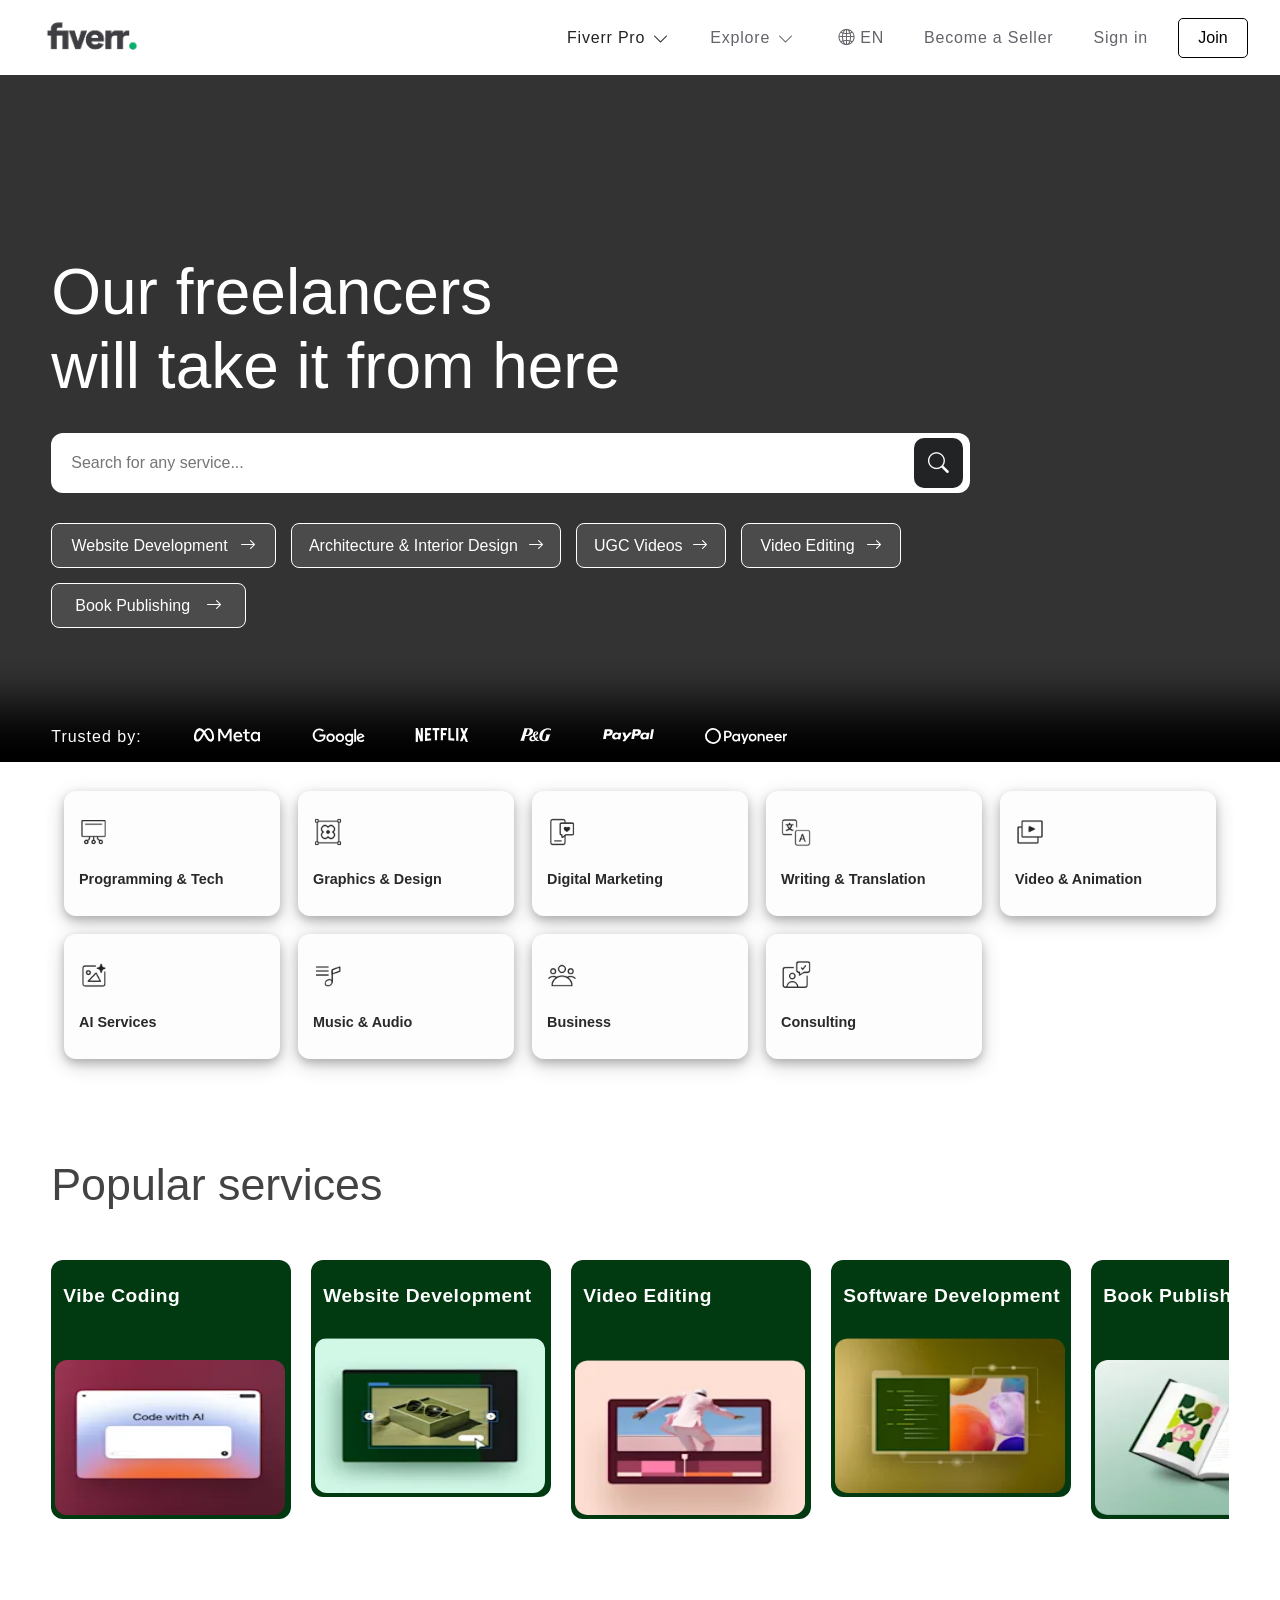
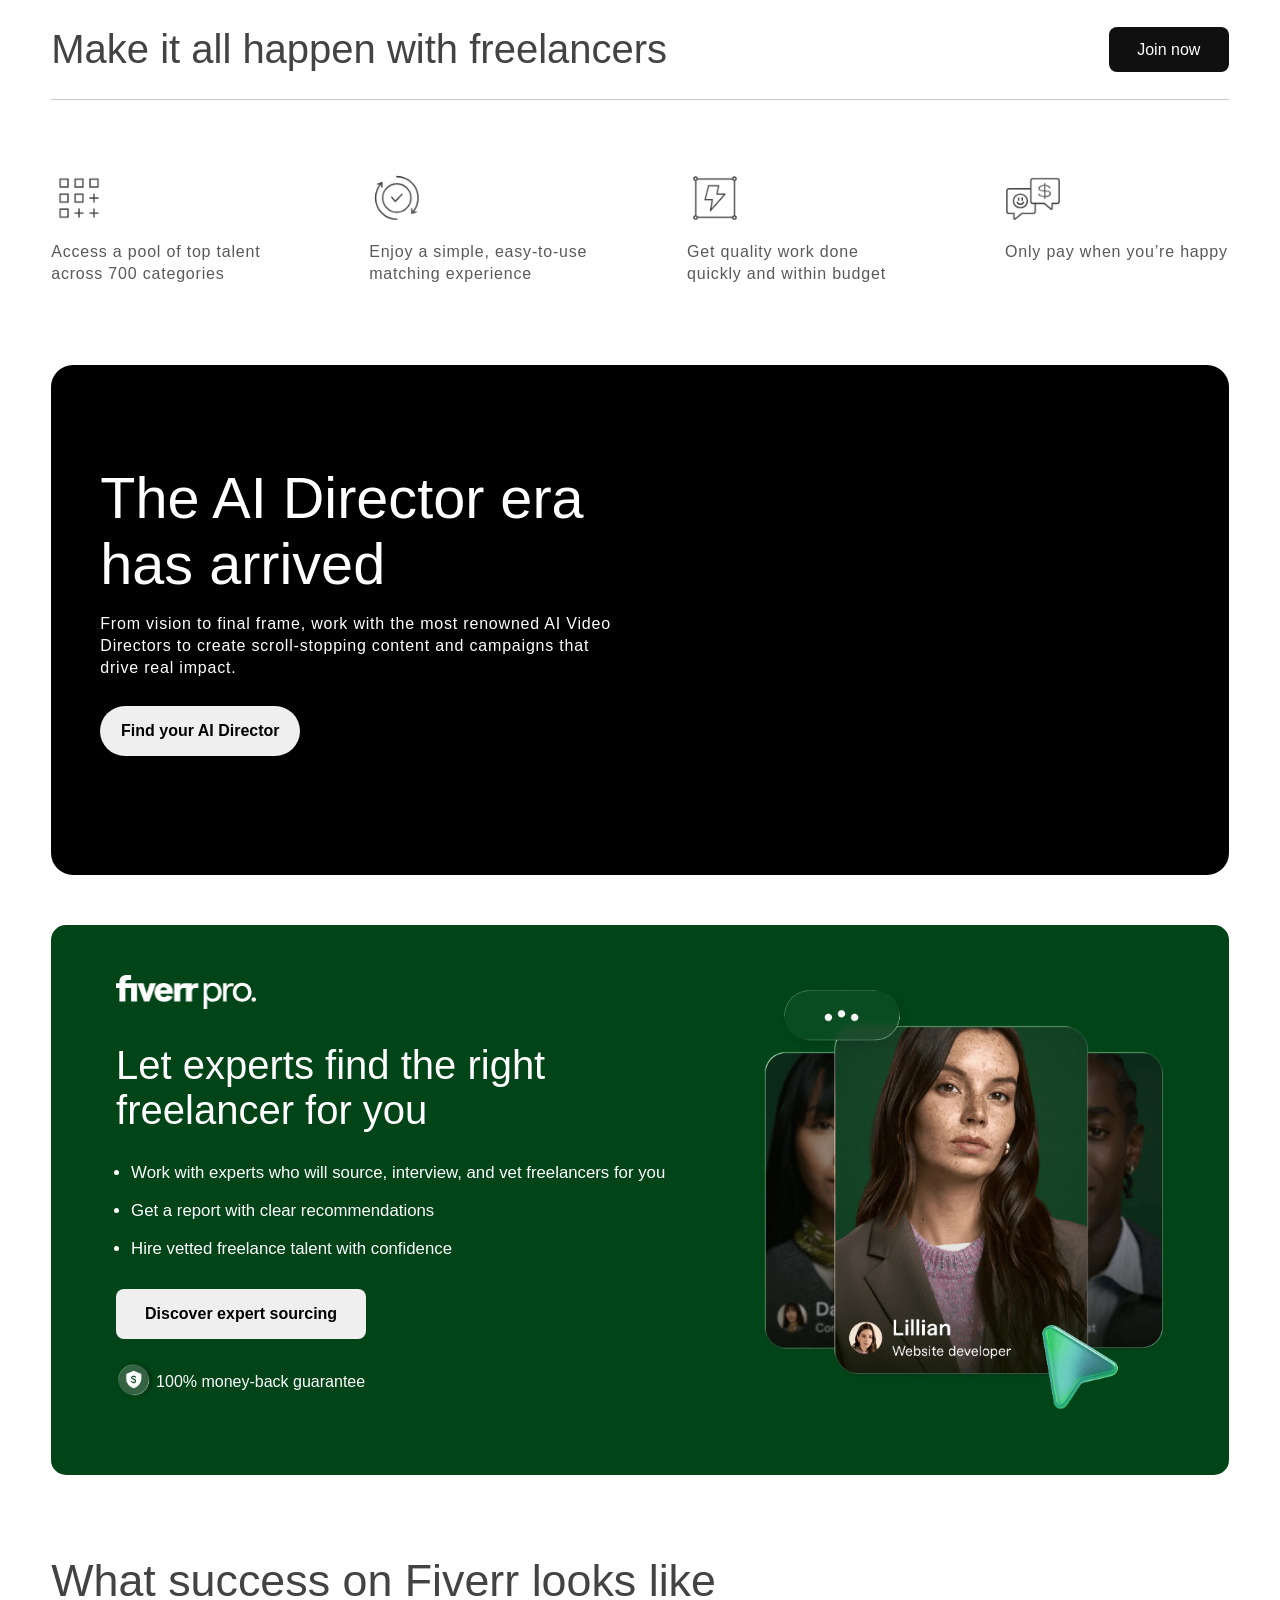
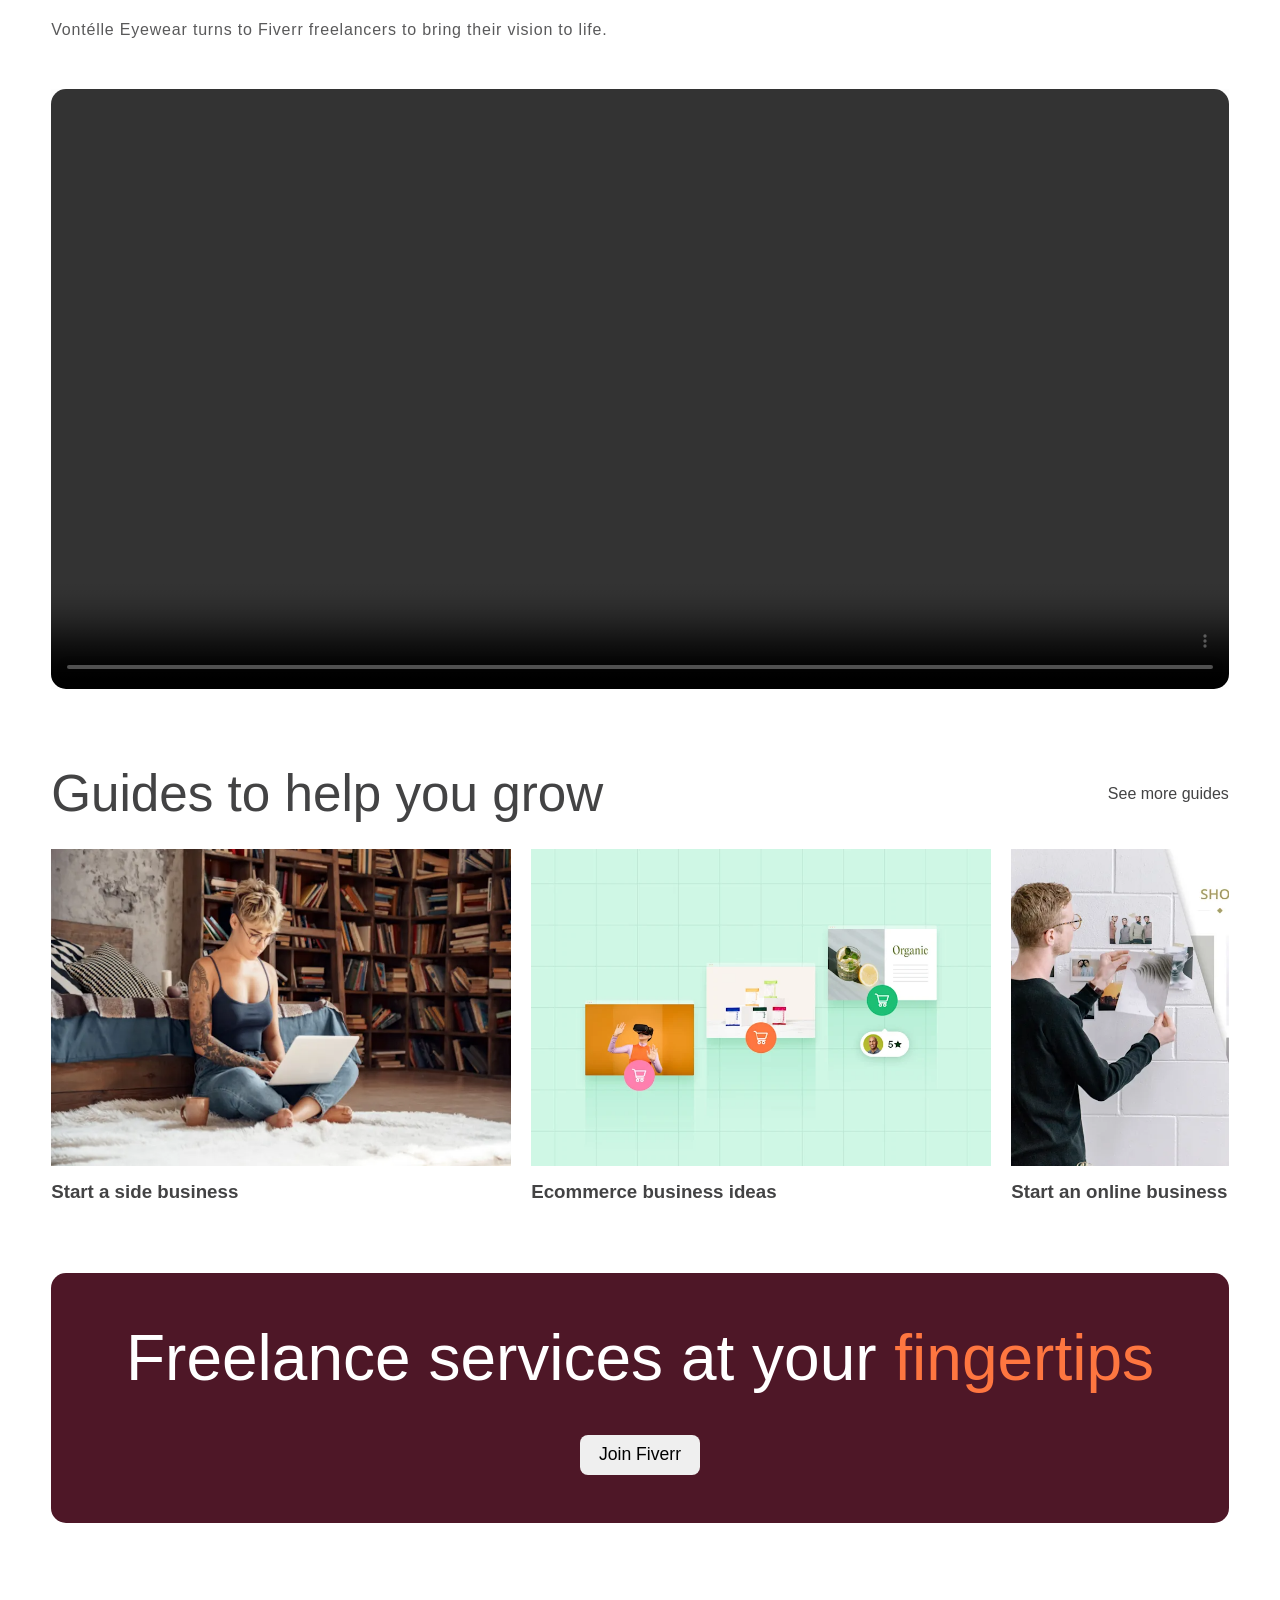
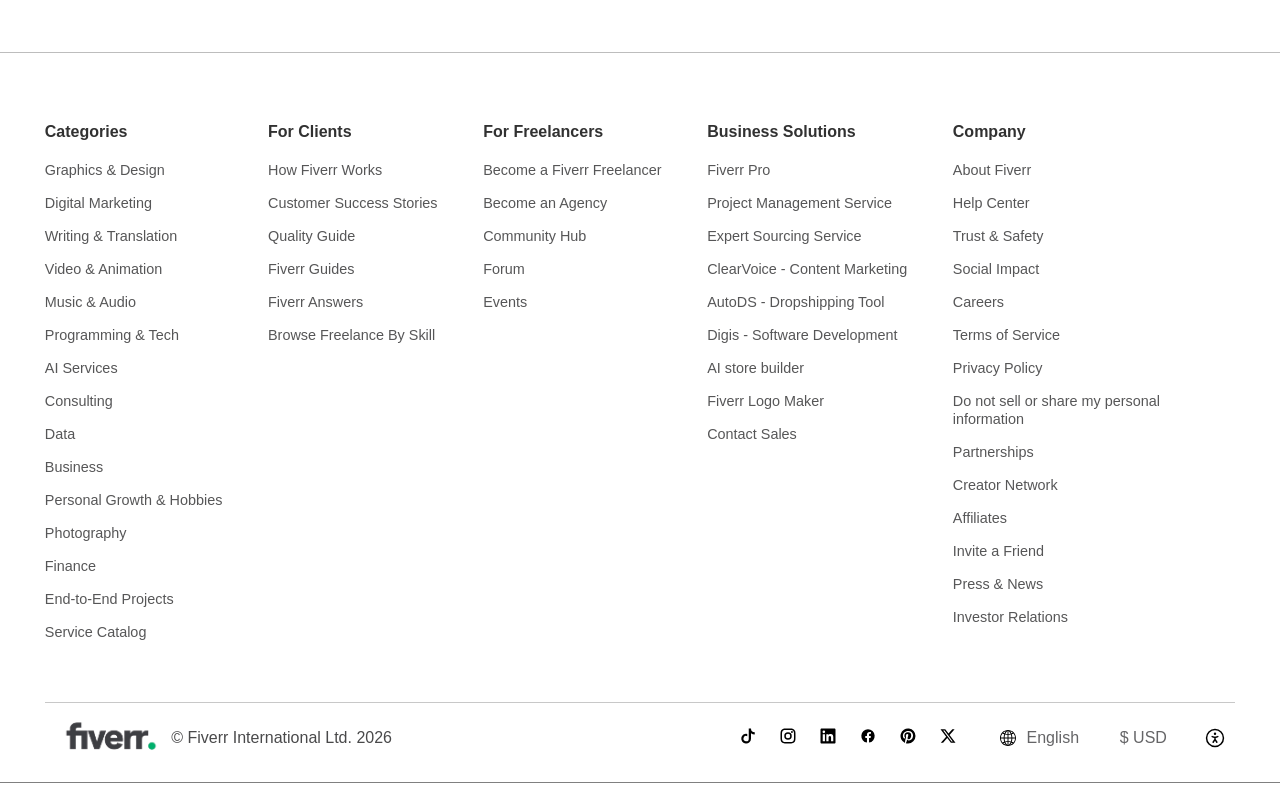
<file: index.html>
<!DOCTYPE html>
<html lang="en">

<head>
    <link rel="stylesheet" href="./CSS/css.css">
    <meta charset="UTF-8">
    <meta name="viewport" content="width=device-width, initial-scale=1.0">
    <title>Fiverr-Clone</title>
    <link rel="icon" type="image/svg+xml" href="../Multimedia/images/fiverr-tab-logo.png">
    <link rel="stylesheet" href="https://cdn.jsdelivr.net/npm/bootstrap-icons@1.13.1/font/bootstrap-icons.min.css">
</head>

<body>
    <header>
        <nav>
            <div class="icon-wrap">
                <div class="icon">
                    <i class="bi bi-list"></i>
                </div>

                <div>
                    <a href="./index.html">
                        <img src="./Multimedia/images/download.png" alt="">
                    </a>
                </div>
            </div>


            <div>
                <ul>
                    <!-- FIRST DROP -->

                    <div class="pro">
                        <li><a href="#">Fiverr Pro <i class="bi bi-chevron-down"></i></a></li>


                        <div class="fiverr-drops-wrap">
                            <div class="fiverr-drops">
                                <div class="d1"><a href="#" target="_blank">
                                        <div>
                                            <img src="./Multimedia/images/drop-itemimg2.png" alt="">
                                        </div>

                                        <div class="cont">
                                            <h5>I'm looking to hire</h5>

                                            <p>My team needs vetted freelance talent and a premium business solution.
                                            </p>
                                        </div>
                                </div></a>


                                <div class="d2"><a href="#">
                                        <div>
                                            <img src="./Multimedia/images/dropitemimg1.png" alt="">
                                        </div>

                                        <div class="cont">
                                            <h5>I want to offer Pro services</h5>

                                            <p>I'd like to work on business projects as a pro freelancer or agency.</p>
                                        </div>
                                </div></a>
                            </div>
                        </div>
                    </div>

                    <!-- SECOND DROP -->

                    <div class="explore">
                        <li><a href="#" style="color: #62646a;">Explore <i class="bi bi-chevron-down"></i></a></li>

                        <div class="explore-drops-wrap">
                            <div class="explore-drops">
                                <div><a href="#">
                                        <h4>Answers</h4>
                                        <p>Powered by AI, answered by Fiverr freelancers</p>
                                </div></a>

                                <div><a href="#">
                                        <h4>Community</h4>
                                        <p>Connect with Fiverr's team and community</p>
                                </div></a>

                                <div><a href="#">
                                        <h4>Guides</h4>
                                        <p>In-depth guides covering business topics</p>
                                </div></a>

                                <div><a href="#">
                                        <h4>Blog</h4>
                                        <p>News, information and community stories</p>
                                </div></a>

                                <div><a href="#">
                                        <h4>Logo Maker</h4>
                                        <p>Create your logo instantly</p>
                                </div></a>
                            </div>
                        </div>
                    </div>


                    <li class="en"><a href="#"><i class="bi bi-globe2" style="position: relative; top: 0;"></i> EN</a>
                    </li>
                    <li class="be"><a href="#">Become a Seller</a></li>
                    <li class="sign"><a href="#">Sign in</a></li>

                    <button>
                        Join
                    </button>
                </ul>
            </div>
        </nav>
    </header>

    <section class="sec-1">
        <div class="vid-bg">
            <video controls autoplay muted loop>
                <source
                    src="https://fiverr-res.cloudinary.com/video/upload/f_auto:video,q_auto:best/v1/video-attachments/generic_asset/asset/18ad23debdc5ce914d67939eceb5fc27-1738830703211/Desktop%20Header%20new%20version">
            </video>
        </div>

        <div class="sec-content">
            <div>
                <h1>
                    Our freelancers <br>
                    will take it from here
                </h1>
            </div>

            <div>
                <input type="search" placeholder="Search for any service...">

                <div class="search">
                    <i class="bi bi-search"></i>
                </div>
            </div>

            <div class="sec-content2">
                <div class="web">
                    Website Development <i class="bi bi-arrow-right"></i>
                </div>

                <div class="arc">
                    Architecture & Interior Design <i class="bi bi-arrow-right"></i>
                </div>

                <div class="ugc">
                    UGC Videos <i class="bi bi-arrow-right"></i>
                </div>

                <div class="vid">
                    Video Editing <i class="bi bi-arrow-right"></i>
                </div>

                <div class="book">
                    Book Publishing <i class="bi bi-arrow-right"></i>
                </div>
            </div>


            <div class="sec-cont">
                <div>
                    <p>
                        Trusted by:
                    </p>
                </div>

                <div>
                    <img src="./Multimedia/images/metalogo.png" alt="">
                </div>

                <div>
                    <img src="./Multimedia/images/googlelogo.png" alt="">
                </div>

                <div>
                    <img src="./Multimedia/images/netflixlogo.png" alt="">
                </div>

                <div>
                    <img src="./Multimedia/images/p&glogo.png" alt="">
                </div>

                <div>
                    <img src="./Multimedia/images/paypallogo.png" alt="">
                </div>

                <div>
                    <img src="./Multimedia/images/Opaylogo.png" alt="">
                </div>
            </div>


        </div>



        <div class="sec-blck">
            <div class="vid-bg2">

                <div class="sec-blck2">
                    <div class="h1-cont">
                        <h1>
                            Our freelancers <br>
                            will take it from here
                        </h1>
                    </div>

                    <div class="input-cont">
                        <input type="search" placeholder="Try ''building mobile app'' ">

                        <div class="search">
                            <i class="bi bi-search"></i>
                        </div>
                    </div>
                </div>
            </div>


        </div>
    </section>


    <!-- SMALL -- BOX -- GRID -- SECTION -->

    <section class="prog-grid-wrap">
        <div class="prog-grid">
            <div class="prog-content">
                <a href="#">
                    <div><img src="./Multimedia/images/prog-grid-img1.png" alt=""></div>

                    <div>
                        <h4>Programming & Tech</h4>
                    </div>
                </a>
            </div>


            <div class="prog-content">
                <a href="#">
                    <div><img src="./Multimedia/images/prog-grid-img2.png" alt=""></div>

                    <div>
                        <h4>Graphics & Design</h4>
                    </div>
                </a>
            </div>


            <div class="prog-content">
                <a href="#">
                    <div><img src="./Multimedia/images/prog-grid-img3.png" alt=""></div>

                    <div>
                        <h4>Digital Marketing</h4>
                    </div>
                </a>
            </div>


            <div class="prog-content">
                <a href="#">
                    <div><img src="./Multimedia/images/prog-grid-img4.png" alt=""></div>

                    <div>
                        <h4>Writing & Translation</h4>
                    </div>
                </a>
            </div>

            <div class="prog-content">
                <a href="#">
                    <div><img src="./Multimedia/images/prog-grid-img5.png" alt=""></div>

                    <div>
                        <h4>Video & Animation</h4>
                    </div>
                </a>
            </div>


            <div class="prog-content">
                <a href="#">
                    <div><img src="./Multimedia/images/prog-grid-img6.png" alt=""></div>

                    <div>
                        <h4>AI Services</h4>
                    </div>
                </a>
            </div>


            <div class="prog-content">
                <a href="#">
                    <div><img src="./Multimedia/images/prog-grid-img7.png" alt=""></div>

                    <div>
                        <h4>Music & Audio</h4>
                    </div>
                </a>
            </div>


            <div class="prog-content">
                <a href="#">
                    <div><img src="./Multimedia/images/prog-grid-img8.png" alt=""></div>

                    <div>
                        <h4>Business</h4>
                    </div>
                </a>
            </div>

            <div class="prog-content">
                <a href="#">
                    <div><img src="./Multimedia/images/prog-grid-img9.png" alt=""></div>

                    <div>
                        <h4>Consulting</h4>
                    </div>
                </a>
            </div>
        </div>
    </section>


    <!-- ===POPULAR SERVICE CATEGORIES=== -->

    <section class="popular-wrap">
        <div class="popular-content">
            <h1>Popular services</h1>

            <div class="popular-grid">
                <!-- ===GRID-ONE=== -->
                <div class="flex">
                    <a href="#">
                        <div class="h4">
                            <h4>Vibe Coding</h4>
                        </div>

                        <div>
                            <img src="./Multimedia/images/pop-cont-img1.png" alt="">
                        </div>
                    </a>
                </div>

                <!-- ===GRID-2=== -->
                <div class="flex">
                    <a href="#">
                        <div class="h4">
                            <h4>Website Development</h4>
                        </div>

                        <div class="flex-marg">
                            <img src="./Multimedia/images/pop-cont-img2.png" alt="" style="margin-top: -22px;">
                        </div>
                    </a>
                </div>

                <!-- ===GRID-3=== -->
                <div class="flex">
                    <a href="#">
                        <div class="h4">
                            <h4>Video Editing</h4>
                        </div>

                        <div>
                            <img src="./Multimedia/images/pop-cont-img3.png" alt="">
                        </div>
                    </a>
                </div>

                <!-- ===GRID-4=== -->
                <div class="flex">
                    <a href="#">
                        <div class="h4">
                            <h4>Software Development</h4>
                        </div>

                        <div class="flex-marg">
                            <img src="./Multimedia/images/pop-cont-img4.png" alt="" style="margin-top: -22px;">
                        </div>
                    </a>
                </div>

                <!-- ===GRID-5=== -->
                <div class="flex">
                    <a href="#">
                        <div class="h4">
                            <h4>Book Publishing</h4>
                        </div>

                        <div>
                            <img src="./Multimedia/images/pop-cont-img5.png" alt="">
                        </div>
                    </a>
                </div>

                <!-- ===GRID-6=== -->
                <div class="flex">
                    <a href="#">
                        <div class="h4">
                            <h4>Architectural & Interior Design</h4>
                        </div>

                        <div>
                            <img src="./Multimedia/images/pop-cont-img6.png" alt="" style="margin-top: -22px;">
                        </div>
                    </a>
                </div>


                <!-- ===GRID-7=== -->
                <div class="flex">
                    <a href="#">
                        <div class="h4">
                            <h4>Book Design</h4>
                        </div>

                        <div>
                            <img src="./Multimedia/images/pop-cont-img7.png" alt="">
                        </div>
                    </a>
                </div>


                <!-- ===GRID-8=== -->
                <div class="flex">
                    <a href="#">
                        <div class="h4">
                            <h4>UGC Videos</h4>
                        </div>

                        <div>
                            <img src="./Multimedia/images/pop-cont-img8.png" alt="">
                        </div>
                    </a>
                </div>


                <!-- ===GRID-9=== -->
                <div class="flex">
                    <a href="#">
                        <div class="h4">
                            <h4>Voice Over</h4>
                        </div>

                        <div>
                            <img src="./Multimedia/images/pop-cont-img9.png" alt="">
                        </div>
                    </a>
                </div>


                <!-- ===GRID-10=== -->
                <div class="flex">
                    <a href="#">
                        <div class="h4">
                            <h4>Social Media Marketing</h4>
                        </div>

                        <div class="flex-marg">
                            <img src="./Multimedia/images/pop-cont-img10.png" alt="" style="margin-top: -22px;">
                        </div>
                    </a>
                </div>


                <!-- ===GRID-11=== -->
                <div class="flex">
                    <a href="#">
                        <div class="h4">
                            <h4>AI Development</h4>
                        </div>

                        <div>
                            <img src="./Multimedia/images/pop-cont-img11.png" alt="">
                        </div>
                    </a>
                </div>


                <!-- ===GRID-12=== -->
                <div class="flex">
                    <a href="#">
                        <div class="h4">
                            <h4>Logo Design</h4>
                        </div>

                        <div>
                            <img src="./Multimedia/images/pop-cont-img12.png" alt="">
                        </div>
                    </a>
                </div>


                <!-- ===GRID-13=== -->
                <div class="flex">
                    <a href="#">
                        <div class="h4">
                            <h4>Website Design</h4>
                        </div>

                        <div>
                            <img src="./Multimedia/images/pop-cont-img13.png" alt="">
                        </div>
                    </a>
                </div>
            </div>
        </div>
    </section>



    <!-- ====MAKE IT ALL HAPPEN SECTION==== -->
    <section class="make-it-sec-wrap">
        <div class="make-it">
            <div>
                <h1>Make it all happen with freelancers</h1>
            </div>

            <button>Join now</button>
        </div>

        <div class="make-it-flex">
            <!-- ==== FLEX - 1 ==== -->
            <div class="sub-flex">
                <div><img src="./Multimedia/images/make-it-img1.png" alt="" style="border: none; box-shadow: none;">
                </div>

                <div>
                    <p>Access a pool of top talent across 700 categories</p>
                </div>
            </div>

            <!-- ==== FLEX - 2 ==== -->
            <div class="sub-flex">
                <div><img src="./Multimedia/images/make-it-img2.png" alt=""></div>

                <div>
                    <p>Enjoy a simple, easy-to-use matching experience</p>
                </div>
            </div>

            <!-- ==== FLEX - 3 ==== -->
            <div class="sub-flex">
                <div><img src="./Multimedia/images/make-it-img3.png" alt=""></div>

                <div>
                    <p>Get quality work done quickly and within budget</p>
                </div>
            </div>

            <!-- ==== FLEX - 4 ==== -->
            <div class="sub-flex">
                <div><img src="./Multimedia/images/make-it-img4.png" alt=""></div>

                <div>
                    <p>Only pay when you’re happy</p>
                </div>
            </div>
        </div>




        <!-- ====AI DIRECTOR SECTIION===== -->
        <div class="ai-director-wrap">
            <div class="ai-director-flex">
                <div class="ai-cont">
                    <h1>The AI Director era has arrived</h1>

                    <p>From vision to final frame, work with the most renowned AI Video Directors to create
                        scroll-stopping content and campaigns that drive real impact.</p>

                    <button>
                        Find your AI Director
                    </button>
                </div>

                <div class="ai-vid">
                    <video autoplay muted loop>
                        <source
                            src="https://fiverr-res.cloudinary.com/video/upload/t_fiverr_hd_nl/v1/video-attachments/generic_asset/asset/580d8d3ccf8b9e107ecc46047ff9eb5b-1774260652579/All%20Directors%20for%20banner%20Compressed2">
                    </video>
                </div>
            </div>
        </div>





        <!-- ===FIV PRO==== -->

        <div class="fiv-pro-wrap">
            <div class="fiv-pro-flex">
                <div class="fiv-cont">
                    <div><img src="./Multimedia/images/fiv-pro-logo.png" alt=""></div>

                    <div>
                        <h1>Let experts find the right freelancer for you</h1>
                    </div>

                    <ul>
                        <li>Work with experts who will source, interview, and vet freelancers for you</li>
                        <li>Get a report with clear recommendations</li>
                        <li>Hire vetted freelance talent with confidence</li>
                    </ul>

                    <button>
                        Discover expert sourcing
                    </button>

                    <div class="fiv-cont-last">
                        <div><img src="./Multimedia/images/fiv-pro-img2.png" alt=""></div>

                        <div>
                            <p>100% money-back guarantee</p>
                        </div>
                    </div>
                </div>

                <div>
                    <img src="./Multimedia/images/fiv-pro-img1.png" alt="">
                </div>
            </div>
        </div>
    </section>

    <!-- ==== SUCCESS STORIES SECTION ==== -->
    <section class="success-wrap">
        <div class="success-flex">
            <div class="suc-cont">
                <h1>What success on Fiverr looks like</h1>

                <p>Vontélle Eyewear turns to Fiverr freelancers to bring their vision to life.</p>
            </div>

            <div class="suc-vid">
                <video controls autoplay muted loop>
                    <source
                        src="https://fiverr-res.cloudinary.com/video/upload/t_fiverr_hd/v1/video-attachments/generic_asset/asset/4934b0c8f6441211d97f83585a7c9c00-1722433273322/Vontelle%20Cutdown-%20Breakthrough%20V5">
                </video>
            </div>
        </div>
    </section>



    <!-- ===== GUIDES FLEX SECTION ===== -->

    <section class="g-flex-wrap">
        <div class="g-flex-content">
            <div class="g-title">
                <div>
                    <h1>Guides to help you grow</h1>
                </div>

                <div><a href="#">See more guides</a></div>
            </div>

            <!-- FLEX ITEMS -->

            <div class="g-flex">

                <!-- ===== FLEX-1 ===== -->

                <div class="g-flex-sub">
                    <a href="#">
                        <div class="g-f-img"><img src="./Multimedia/images/g-fleximg1.png" alt=""></div>


                        <div>
                            <h3>Start a side business</h3>
                        </div>
                    </a>
                </div>

                <!-- ===== FLEX-2 ===== -->

                <div class="g-flex-sub">
                    <a href="#">
                        <div class="g-f-img"><img src="./Multimedia/images/g-fleximg2.png" alt=""></div>

                        <div>
                            <h3>Ecommerce business ideas</h3>
                        </div>
                    </a>
                </div>

                <!-- ===== FLEX-3 ===== -->

                <div class="g-flex-sub">
                    <a href="#">
                        <div class="g-f-img"><img src="./Multimedia/images/g-fleximg3.png" alt=""></div>


                        <div>
                            <h3>Start an online business and work from home</h3>
                        </div>
                    </a>
                </div>

                <!-- ===== FLEX-4 ===== -->

                <div class="g-flex-sub">
                    <a href="#">
                        <div class="g-f-img"><img src="./Multimedia/images/g-fleximg4.png" alt=""></div>


                        <div>
                            <h3>Build a website from scratch</h3>
                        </div>
                    </a>
                </div>

                <!-- ===== FLEX-5 ===== -->

                <div class="g-flex-sub">
                    <a href="#">
                        <div class="g-f-img"><img src="./Multimedia/images/g-fleximg5.png" alt=""></div>


                        <div>
                            <h3>Grow your business with AI</h3>
                        </div>
                    </a>
                </div>

                <!-- ===== FLEX-6 ===== -->

                <div class="g-flex-sub">
                    <a href="#">
                        <div class="g-f-img"><img src="./Multimedia/images/g-fleximg6.png" alt=""></div>


                        <div>
                            <h3>Create a logo for your business</h3>
                        </div>
                    </a>
                </div>
            </div>
        </div>
    </section>


    <!-- ===== SEMI LAST SECTION ===== -->

    <section class="freelance-wrap">
        <div class="free-content">
            <h1>
                Freelance services at your <span>fingertips</span>
            </h1>

            <button>
                Join Fiverr
            </button>
        </div>
    </section>


    <!-- ===== FOOTER SECTION ===== -->

    <footer class="footer-wrap">
        <div class="footer-contain">

            <!-- =====FLEX 1 ===== -->

            <div class="footer-cont">
                <h4>Categories</h4>

                <ul>
                    <li><a href="#">Graphics & Design</a></li>
                    <li><a href="#">Digital Marketing</a></li>
                    <li><a href="#">Writing & Translation</a></li>
                    <li><a href="#">Video & Animation</a></li>
                    <li><a href="#">Music & Audio</a></li>
                    <li><a href="#">Programming & Tech</a></li>
                    <li><a href="#">AI Services</a></li>
                    <li><a href="#">Consulting</a></li>
                    <li><a href="#">Data</a></li>
                    <li><a href="#">Business</a></li>
                    <li><a href="#">Personal Growth & Hobbies</a></li>
                    <li><a href="#">Photography</a></li>
                    <li><a href="#">Finance</a></li>
                    <li><a href="#">End-to-End Projects</a></li>
                    <li><a href="#">Service Catalog</a></li>
                </ul>
            </div>


            <!-- =====FLEX 2 ===== -->

            <div class="footer-cont">
                <h4>For Clients</h4>

                <ul>
                    <li><a href="#">How Fiverr Works</a></li>
                    <li><a href="#">Customer Success Stories</a></li>
                    <li><a href="#">Quality Guide</a></li>
                    <li><a href="#">Fiverr Guides</a></li>
                    <li><a href="#">Fiverr Answers</a></li>
                    <li><a href="#">Browse Freelance By Skill</a></li>
                </ul>
            </div>


            <!-- =====FLEX 3 ===== -->

            <div class="footer-cont">
                <h4>For Freelancers</h4>

                <ul>
                    <li><a href="#">Become a Fiverr Freelancer</a></li>
                    <li><a href="#">Become an Agency</a></li>
                    <li><a href="#">Community Hub</a></li>
                    <li><a href="#">Forum</a></li>
                    <li><a href="#">Events</a></li>
                </ul>
            </div>


            <!-- =====FLEX 4 ===== -->

            <div class="footer-cont">
                <h4>Business Solutions</h4>

                <ul>
                    <li><a href="#">Fiverr Pro</a></li>
                    <li><a href="#">Project Management Service</a></li>
                    <li><a href="#">Expert Sourcing Service</a></li>
                    <li><a href="#">ClearVoice - Content Marketing</a></li>
                    <li><a href="#">AutoDS - Dropshipping Tool</a></li>
                    <li><a href="#">Digis - Software Development</a></li>
                    <li><a href="#">AI store builder</a></li>
                    <li><a href="#">Fiverr Logo Maker</a></li>
                    <li><a href="./HTML/Contact-Sales-Page.html" target="_blank">Contact Sales</a></li>
                    <!-- <li><a href="#">Business</a></li>
                    <li><a href="#">Personal Growth & Hobbies</a></li>
                    <li><a href="#">Photography</a></li>
                    <li><a href="#">Finance</a></li>
                    <li><a href="#">End-to-End Projects</a></li>
                    <li><a href="#">Service Catalog</a></li> -->
                </ul>
            </div>


            <!-- =====FLEX 5 ===== -->

            <div class="footer-cont">
                <h4>Company</h4>

                <ul>
                    <li><a href="#">About Fiverr</a></li>
                    <li><a href="#">Help Center</a></li>
                    <li><a href="#">Trust & Safety</a></li>
                    <li><a href="#">Social Impact</a></li>
                    <li><a href="#">Careers</a></li>
                    <li><a href="#">Terms of Service</a></li>
                    <li><a href="#">Privacy Policy</a></li>
                    <li style="width: 90%;"><a href="#">Do not sell or share my personal information</a></li>
                    <li><a href="#">Partnerships</a></li>
                    <li><a href="#">Creator Network</a></li>
                    <li><a href="./HTML/Affiliates.html" target="_blank">Affiliates</a></li>
                    <li><a href="#">Invite a Friend</a></li>
                    <li><a href="#">Press & News</a></li>
                    <li><a href="#">Investor Relations</a></li>
                </ul>
            </div>
        </div>
    </footer>


    <!-- ===== FOOTER FINAL ===== -->

    <footer class="final-wrap">
        <div class="final-contain">
            <div class="final-cont">
                <div>
                    <img src="./Multimedia/images/download.png" alt="">
                </div>

                <div class="f-f-i">
                    <p>© Fiverr International Ltd. 2026</p>
                </div>
            </div>

            <div class="f-cont">
                <ul>
                    <a href="#">
                        <img src="./Multimedia/images/final-logo1.png" alt="">
                    </a>

                    <a href="#">
                        <img src="./Multimedia/images/final-logo2.png" alt="">
                    </a>

                    <a href="#">
                        <img src="./Multimedia/images/final-logo3.png" alt="">
                    </a>

                    <a href="#">
                        <img src="./Multimedia/images/final-logo4.png" alt="">
                    </a>

                    <a href="#">
                        <img src="./Multimedia/images/final-logo5.png" alt="">
                    </a>

                    <a href="#">
                        <img src="./Multimedia/images/final-logo6.png" alt="">
                    </a>
                </ul>

                <div class="check">
                    <a href="#">
                        <img src="./Multimedia/images/final-logo7.png" alt="">

                        <p>English</p>
                    </a>
                </div>

                <div class="usd">
                    <a href="#">$ USD</a>
                </div>

                <div class="f-last-logo">
                    <a href="#">
                        <img src="./Multimedia/images/final-logo8.png" alt="">
                    </a>
                </div>
            </div>
        </div>

    </footer>
</body>

</html>
</file>
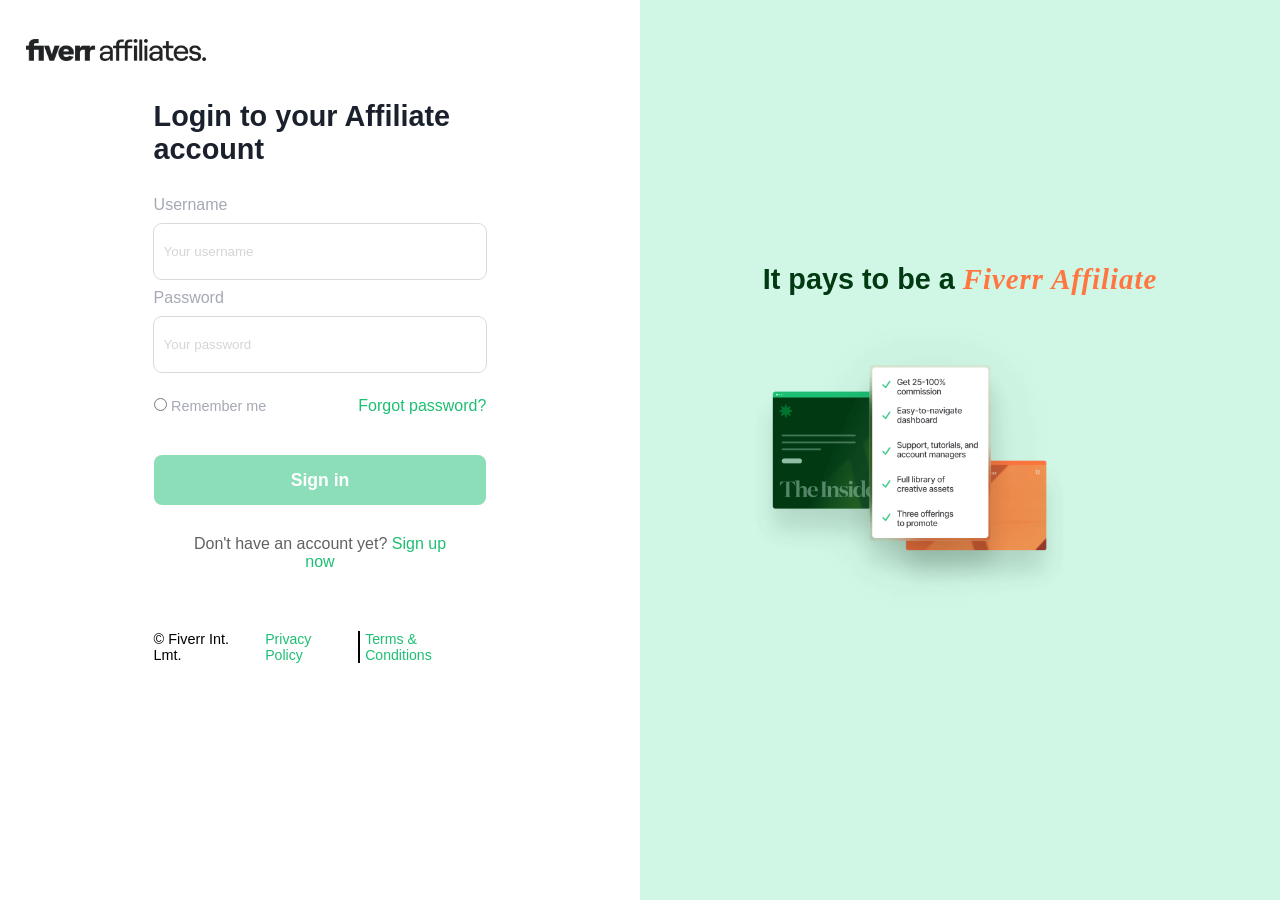
<file: HTML/Affiliates-login.html>
<!DOCTYPE html>
<html lang="en">

<head>
    <link rel="stylesheet" href="../CSS/Affiliates-login.css">
    <meta charset="UTF-8">
    <meta name="viewport" content="width=device-width, initial-scale=1.0">
    <title>Affiliates-Login</title>
    <link rel="icon" type="image/svg+xml" href="../Multimedia/images/fiverr-tab-logo.png">
    <link rel="stylesheet" href="https://cdn.jsdelivr.net/npm/bootstrap-icons@1.13.1/font/bootstrap-icons.min.css">
</head>

<body>

    <!--======== HEADER SECTION ========-->

    <div class="flex-wrap">
        <div class="item1">
            <header>
                <img src="../Multimedia/images/Affil-login-logo.png" alt="">
            </header>

            <div class="login-cont">
                <h1>
                    Login to your Affiliate account
                </h1>

                <form action="">
                    <label for="name">Username</label>
                    <div class="in1"><input type="text" placeholder="Your username"></div>

                    <label for="name">Password</label>
                    <div class="in1"><input type="password" placeholder="Your password"></div>


                    <div class="sub-flex">
                        <div>
                            <input type="radio">
                            <label for="remember">Remember me</label>
                        </div>

                        <div>
                            <a href="#">
                                Forgot password?
                            </a>
                        </div>
                    </div>

                    <div class="btn">
                        <button>
                            Sign in
                        </button>
                    </div>


                    <div class="sp-tag">
                        <p>
                            Don't have an account yet? <a href="#">Sign up now</a>
                        </p>
                    </div>
                </form>

                <div class="ap-tag">
                    <p>
                        © Fiverr Int. Lmt.
                    </p>

                    <a href="#">Privacy Policy</a>
                    <a href="#">Terms & Conditions</a>
                </div>
            </div>
        </div>


        <div class="item2">
            <div>
                <h2>
                    It pays to be a <i>Fiverr Affiliate</i>
                </h2>
            </div>

            <div class="img">
                <img src="../Multimedia/images/Affil-login-img1.png" alt="">
            </div>
        </div>
    </div>

</body>

</html>
</file>
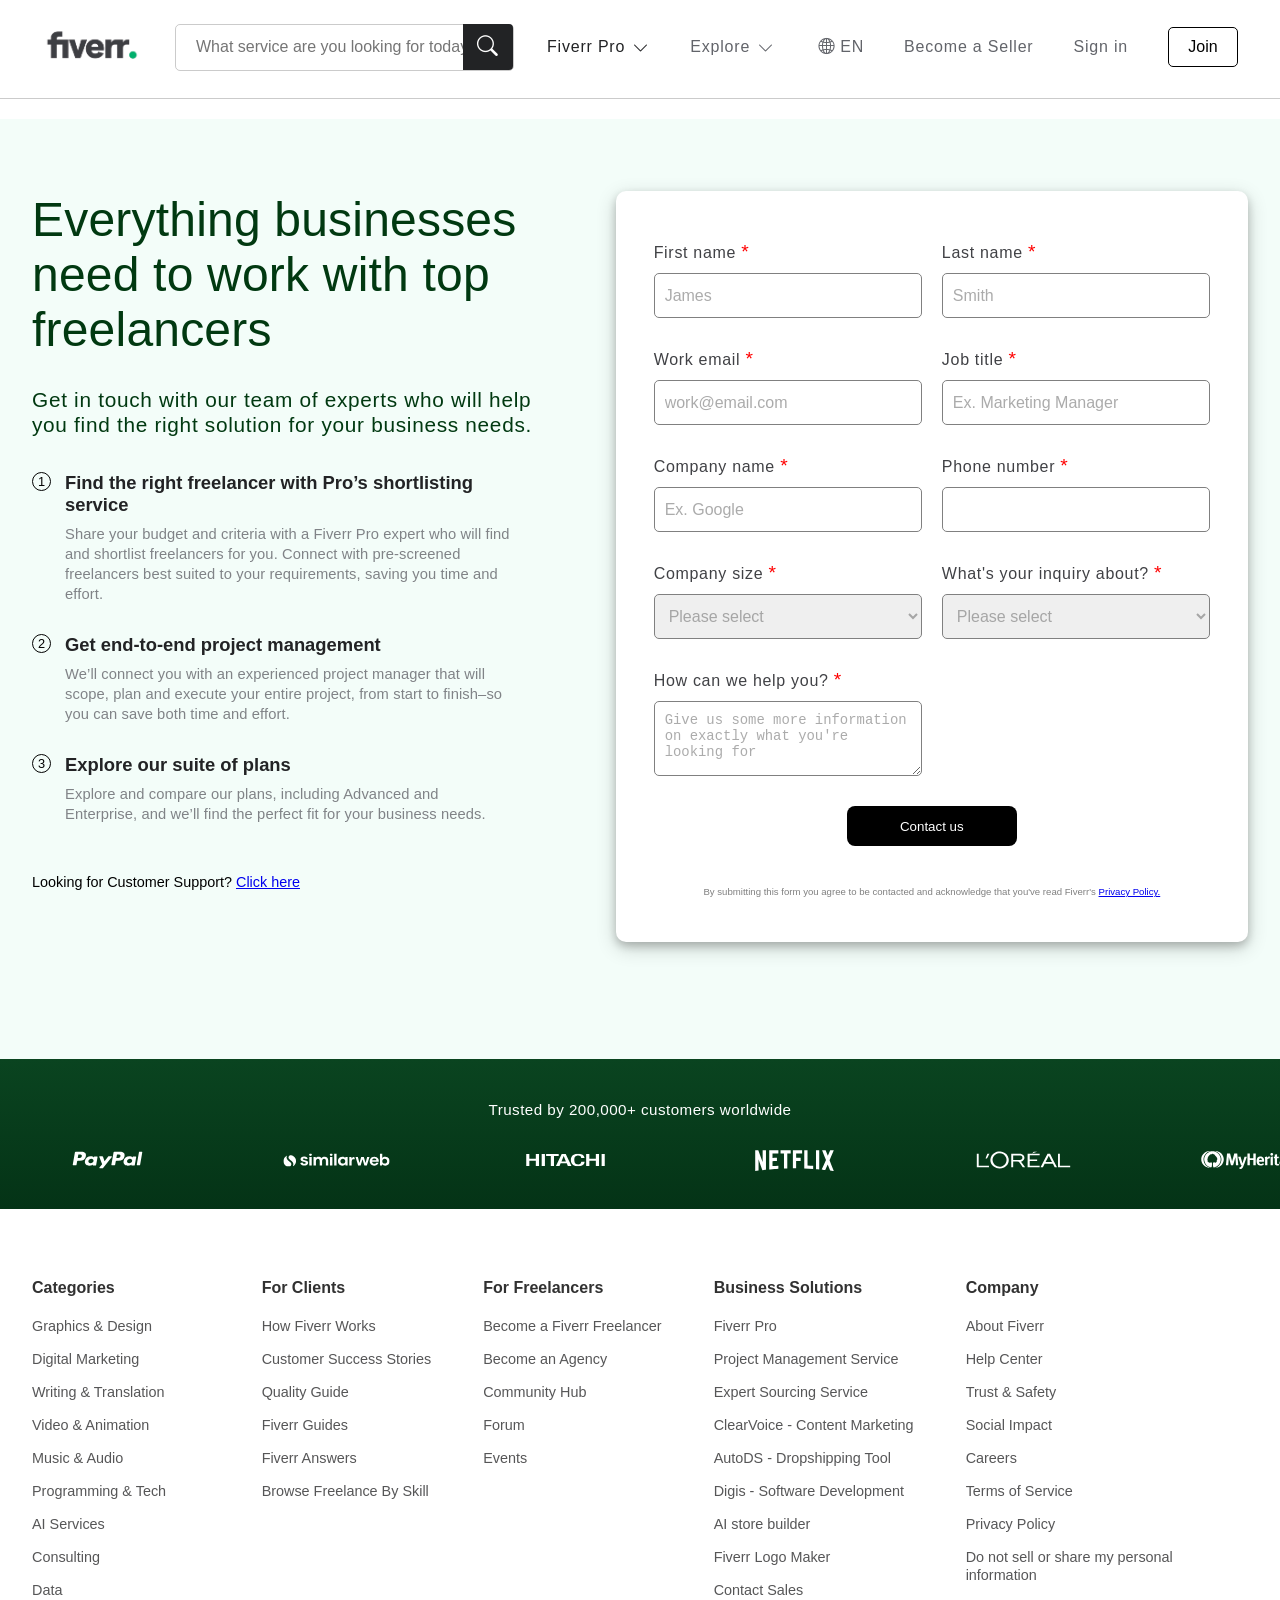
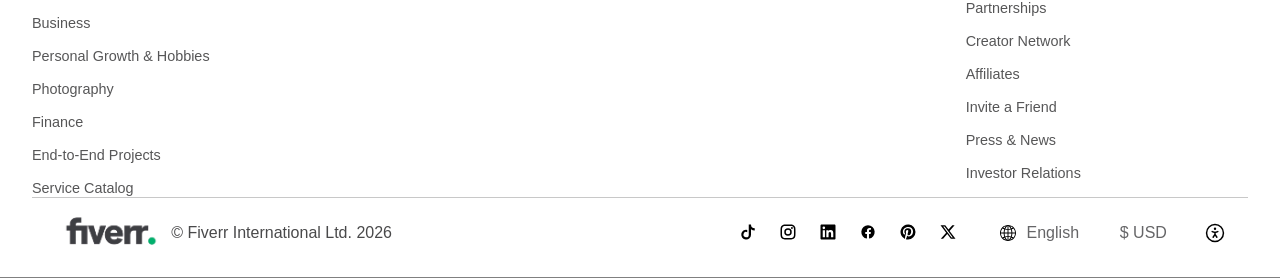
<file: HTML/Contact-Sales-Page.html>
<!DOCTYPE html>
<html lang="en">

<head>
    <link rel="stylesheet" href="../CSS/Contact-Sales-Page.css">
    <meta charset="UTF-8">
    <meta name="viewport" content="width=device-width, initial-scale=1.0">
    <title>Fiverr-Contact-Sales-Page</title>
    <link rel="icon" type="image/svg+xml" href="../Multimedia/images/fiverr-tab-logo.png">
    <link rel="stylesheet" href="https://cdn.jsdelivr.net/npm/bootstrap-icons@1.13.1/font/bootstrap-icons.min.css">
</head>

<body>

    <!-- ===== HEADER SECTION ===== -->
    <header>
        <nav>
            <div class="icon-wrap">
                <div class="icon">
                    <i class="bi bi-list"></i>
                </div>

                <div>
                    <img src="../Multimedia/images/download.png" alt="">
                </div>
            </div>


            <div class="in-put">
                <input type="search" placeholder="What service are you looking for today?">

                <div class="search">
                    <i class="bi bi-search"></i>
                </div>
            </div>


            <div class="nav-links">
                <ul class="nav-menu">
                    <!-- FIRST DROP -->

                    <div class="pro">
                        <li><a href="#">Fiverr Pro <i class="bi bi-chevron-down"></i></a></li>


                        <div class="fiverr-drops-wrap">
                            <div class="fiverr-drops">
                                <div class="d1"><a href="#" target="_blank">
                                        <div>
                                            <img src="../Multimedia/images/drop-itemimg2.png" alt="">
                                        </div>

                                        <div class="cont">
                                            <h5>I'm looking to hire</h5>

                                            <p>My team needs vetted freelance talent and a premium business solution.
                                            </p>
                                        </div>
                                </div></a>


                                <div class="d2"><a href="#">
                                        <div>
                                            <img src="../Multimedia/images/dropitemimg1.png" alt="">
                                        </div>

                                        <div class="cont">
                                            <h5>I want to offer Pro services</h5>

                                            <p>I'd like to work on business projects as a pro freelancer or agency.</p>
                                        </div>
                                </div></a>
                            </div>
                        </div>
                    </div>

                    <!-- SECOND DROP -->

                    <div class="explore">
                        <li><a href="#" style="color: #62646a;">Explore <i class="bi bi-chevron-down"></i></a></li>

                        <div class="explore-drops-wrap">
                            <div class="explore-drops">
                                <div><a href="#">
                                        <h4>Answers</h4>
                                        <p>Powered by AI, answered by Fiverr freelancers</p>
                                </div></a>

                                <div><a href="#">
                                        <h4>Community</h4>
                                        <p>Connect with Fiverr's team and community</p>
                                </div></a>

                                <div><a href="#">
                                        <h4>Guides</h4>
                                        <p>In-depth guides covering business topics</p>
                                </div></a>

                                <div><a href="#">
                                        <h4>Blog</h4>
                                        <p>News, information and community stories</p>
                                </div></a>

                                <div><a href="#">
                                        <h4>Logo Maker</h4>
                                        <p>Create your logo instantly</p>
                                </div></a>
                            </div>
                        </div>
                    </div>


                    <li class="en"><a href="#"><i class="bi bi-globe2" style="position: relative; top: 0;"></i> EN</a>
                    </li>
                    <li class="be"><a href="#">Become a Seller</a></li>
                    <li class="sign"><a href="#">Sign in</a></li>

                    <li class="join-item">
                        <button>
                            Join
                        </button>
                    </li>
                </ul>
            </div>
        </nav>
    </header>


    <!-- ===== HEADER - FINISH - SECTION ===== -->


    <!-- ===== MAIN CONTENT SECTION ===== -->

    <section class="main-content-wrap">
        <div class="main-content">
            <div class="sub-cont">
                <div class="sub-cont2">
                    <h1>Everything businesses need to work with top freelancers</h1>

                    <h2>Get in touch with our team of experts who will help you find the right solution for your
                        business
                        needs.</h2>
                </div>

                <ol class="custom-list">
                    <li>
                        <div>
                            <h3>Find the right freelancer with Pro’s shortlisting service</h3>
                            <p>Share your budget and criteria with a Fiverr Pro expert who will find and shortlist
                                freelancers for you. Connect with pre-screened freelancers best suited to your
                                requirements,
                                saving you time and effort.</p>
                        </div>
                    </li>

                    <li>
                        <div>
                            <h3>Get end-to-end project management</h3>
                            <p>We’ll connect you with an experienced project manager that will scope, plan and execute
                                your entire project, from start to finish–so you can save both time and effort.</p>
                        </div>
                    </li>

                    <li>
                        <div>
                            <h3>Explore our suite of plans</h3>
                            <p>Explore and compare our plans, including Advanced and Enterprise, and we’ll find the
                                perfect fit for your business needs.</p>
                        </div>
                    </li>
                </ol>

                <div class="look">
                    <p>Looking for Customer Support? <a href="#">Click here</a></p>
                </div>
            </div>

            <div class="form-wrap">
                <div class="form-wrap2">
                    <form action="">

                        <!-- ===== ENTRY - 1 ===== -->

                        <div class="form-cont">
                            <div class="l-flex">
                                <div><label for="name">First name <span>*</span></label></div>
                                <div class="input"><input type="text" placeholder="James"></div>
                            </div>

                            <div class="l-flex">
                                <div><label for="name">Last name <span>*</span></label></div>
                                <div class="input"><input type="text" placeholder="Smith"></div>
                            </div>
                        </div>

                        <!-- ===== ENTRY - 2 ===== -->

                        <div class="form-cont">
                            <div class="l-flex">
                                <div><label for="name">Work email <span>*</span></label></div>
                                <div class="input"><input type="email" placeholder="work@email.com"></div>
                            </div>

                            <div class="l-flex">
                                <div><label for="name">Job title <span>*</span></label></div>
                                <div class="input"><input type="text" placeholder="Ex. Marketing Manager"></div>
                            </div>
                        </div>

                        <!-- ===== ENTRY - 3 ===== -->

                        <div class="form-cont">
                            <div class="l-flex">
                                <div><label for="name">Company name <span>*</span></label></div>
                                <div class="input"><input type="text" placeholder="Ex. Google"></div>
                            </div>

                            <div class="l-flex">
                                <div><label for="name">Phone number <span>*</span></label></div>
                                <div class="input"><input type="number"></div>
                            </div>
                        </div>

                        <!-- ===== ENTRY - 4 ===== -->

                        <div class="form-cont">
                            <div class="l-flex">
                                <div><label for="name">Company size <span>*</span></label></div>
                                <div class="custom-select">
                                    <select>
                                        <option>Please select</option>
                                        <option>1 - 10</option>
                                        <option>11 - 50</option>
                                        <option>51 - 500</option>
                                        <option>500+</option>
                                    </select>
                                </div>
                            </div>

                            <div class="l-flex">
                                <div><label for="name">What's your inquiry about? <span>*</span></label></div>
                                <div class="custom-select">
                                    <select>
                                        <option>Please select</option>
                                        <option>Contact Sales</option>
                                        <option>Contact Support</option>
                                    </select>
                                </div>
                            </div>
                        </div>


                        <!-- ===== ENTRY - 5 ===== -->

                        <div class="form-cont">
                            <div class="l-flex">
                                <div><label for="name">How can we help you? <span>*</span></label></div>
                                <div class="custom-text-area">
                                    <textarea name="" id=""
                                        placeholder="Give us some more information on exactly what you're looking for"></textarea>
                                </div>
                            </div>
                        </div>

                        <div class="btn">
                            <button>Contact us</button>

                            <p>By submitting this form you agree to be contacted and acknowledge that you've read
                                Fiverr's <a href="#">Privacy Policy.</a></p>
                        </div>
                    </form>
                </div>
            </div>
        </div>
    </section>


    <!-- ===== GREEN SECTION ===== -->

    <section class="green-sec-wrap">
        <div class="green-sec">
            <div class="trust">
                <p>Trusted by 200,000+ customers worldwide</p>
            </div>

            <div class="green-sec-img-flex">

                <!-- ===== FIRST ===== -->

                <div>
                    <img src="../Multimedia/images/green-secimg1.svg" alt="">
                </div>

                <div>
                    <img src="../Multimedia/images/green-secimg2.svg" alt="">
                </div>

                <div>
                    <img src="../Multimedia/images/green-secimg3.svg" alt="">
                </div>

                <div>
                    <img src="../Multimedia/images/green-secimg4.svg" alt="">
                </div>

                <div>
                    <img src="../Multimedia/images/green-secimg5.svg" alt="">
                </div>

                <div>
                    <img src="../Multimedia/images/green-secimg6.svg" alt="">
                </div>

                <div>
                    <img src="../Multimedia/images/green-secimg7.svg" alt="">
                </div>

                <!-- ===== SECOND ===== -->

                <div>
                    <img src="../Multimedia/images/green-secimg1.svg" alt="">
                </div>

                <div>
                    <img src="../Multimedia/images/green-secimg2.svg" alt="">
                </div>

                <div>
                    <img src="../Multimedia/images/green-secimg3.svg" alt="">
                </div>

                <div>
                    <img src="../Multimedia/images/green-secimg4.svg" alt="">
                </div>

                <div>
                    <img src="../Multimedia/images/green-secimg5.svg" alt="">
                </div>

                <div>
                    <img src="../Multimedia/images/green-secimg6.svg" alt="">
                </div>

                <div>
                    <img src="../Multimedia/images/green-secimg7.svg" alt="">
                </div>
            </div>
        </div>
    </section>


    <!-- ===== FOOTER SECTION ===== -->

    <footer class="footer-wrap">
        <div class="footer-contain">

            <!-- =====FLEX 1 ===== -->

            <div class="footer-cont">
                <h4>Categories</h4>

                <ul>
                    <li><a href="#">Graphics & Design</a></li>
                    <li><a href="#">Digital Marketing</a></li>
                    <li><a href="#">Writing & Translation</a></li>
                    <li><a href="#">Video & Animation</a></li>
                    <li><a href="#">Music & Audio</a></li>
                    <li><a href="#">Programming & Tech</a></li>
                    <li><a href="#">AI Services</a></li>
                    <li><a href="#">Consulting</a></li>
                    <li><a href="#">Data</a></li>
                    <li><a href="#">Business</a></li>
                    <li><a href="#">Personal Growth & Hobbies</a></li>
                    <li><a href="#">Photography</a></li>
                    <li><a href="#">Finance</a></li>
                    <li><a href="#">End-to-End Projects</a></li>
                    <li><a href="#">Service Catalog</a></li>
                </ul>
            </div>


            <!-- =====FLEX 2 ===== -->

            <div class="footer-cont">
                <h4>For Clients</h4>

                <ul>
                    <li><a href="#">How Fiverr Works</a></li>
                    <li><a href="#">Customer Success Stories</a></li>
                    <li><a href="#">Quality Guide</a></li>
                    <li><a href="#">Fiverr Guides</a></li>
                    <li><a href="#">Fiverr Answers</a></li>
                    <li><a href="#">Browse Freelance By Skill</a></li>
                </ul>
            </div>


            <!-- =====FLEX 3 ===== -->

            <div class="footer-cont">
                <h4>For Freelancers</h4>

                <ul>
                    <li><a href="#">Become a Fiverr Freelancer</a></li>
                    <li><a href="#">Become an Agency</a></li>
                    <li><a href="#">Community Hub</a></li>
                    <li><a href="#">Forum</a></li>
                    <li><a href="#">Events</a></li>
                </ul>
            </div>


            <!-- =====FLEX 4 ===== -->

            <div class="footer-cont">
                <h4>Business Solutions</h4>

                <ul>
                    <li><a href="#">Fiverr Pro</a></li>
                    <li><a href="#">Project Management Service</a></li>
                    <li><a href="#">Expert Sourcing Service</a></li>
                    <li><a href="#">ClearVoice - Content Marketing</a></li>
                    <li><a href="#">AutoDS - Dropshipping Tool</a></li>
                    <li><a href="#">Digis - Software Development</a></li>
                    <li><a href="#">AI store builder</a></li>
                    <li><a href="#">Fiverr Logo Maker</a></li>
                    <li><a href="../HTML/Contact-Sales-Page.html" target="_blank">Contact Sales</a></li>
                </ul>
            </div>


            <!-- =====FLEX 5 ===== -->

            <div class="footer-cont">
                <h4>Company</h4>

                <ul>
                    <li><a href="#">About Fiverr</a></li>
                    <li><a href="#">Help Center</a></li>
                    <li><a href="#">Trust & Safety</a></li>
                    <li><a href="#">Social Impact</a></li>
                    <li><a href="#">Careers</a></li>
                    <li><a href="#">Terms of Service</a></li>
                    <li><a href="#">Privacy Policy</a></li>
                    <li style="width: 90%;"><a href="#">Do not sell or share my personal information</a></li>
                    <li><a href="#">Partnerships</a></li>
                    <li><a href="#">Creator Network</a></li>
                    <li><a href="./Affiliates.html" target="_blank">Affiliates</a></li>
                    <li><a href="#">Invite a Friend</a></li>
                    <li><a href="#">Press & News</a></li>
                    <li><a href="#">Investor Relations</a></li>
                </ul>
            </div>
        </div>
    </footer>


    <!-- ===== FOOTER FINAL ===== -->

    <footer class="final-wrap">
        <div class="final-contain">
            <div class="final-cont">
                <div>
                    <img src="../Multimedia/images/download.png" alt="">
                </div>

                <div class="f-f-i">
                    <p>© Fiverr International Ltd. 2026</p>
                </div>
            </div>

            <div class="f-cont">
                <ul>
                    <a href="#">
                        <img src="../Multimedia/images/final-logo1.png" alt="">
                    </a>

                    <a href="#">
                        <img src="../Multimedia/images/final-logo2.png" alt="">
                    </a>

                    <a href="#">
                        <img src="../Multimedia/images/final-logo3.png" alt="">
                    </a>

                    <a href="#">
                        <img src="../Multimedia/images/final-logo4.png" alt="">
                    </a>

                    <a href="#">
                        <img src="../Multimedia/images/final-logo5.png" alt="">
                    </a>

                    <a href="#">
                        <img src="../Multimedia/images/final-logo6.png" alt="">
                    </a>
                </ul>

                <div class="check">
                    <a href="#">
                        <img src="../Multimedia/images/final-logo7.png" alt="">

                        <p>English</p>
                    </a>
                </div>

                <div class="usd">
                    <a href="#">$ USD</a>
                </div>

                <div class="f-last-logo">
                    <a href="#">
                        <img src="../Multimedia/images/final-logo8.png" alt="">
                    </a>
                </div>
            </div>
        </div>

    </footer>
</body>

</html>
</file>
<file: CSS/css.css>
* {
    margin: 0;
    padding: 0;
    box-sizing: border-box;
}

body {
    font-family: sans-serif;
}

nav img {
    width: 120px;
}

header {
    /* display: flex; */
    background-color: #ffffff;
    /* box-shadow: 5px 5px 25px rgb(222, 221, 221); */
    position: fixed;
    top: 0;
    left: 0;
    right: 0;
    height: 75px;

    .icon-wrap {
        display: flex;
        align-items: center;

        .icon {
            font-size: 2rem;
            color: #1e1f1f;
            display: none;
        }
    }

    button:hover {
        background-color: #404145;
        color: white;
    }

    .en {
        a {
            color: #62646a;
        }

        a:visited {
            color: #62646a;
        }
    }

    .be {
        a {
            color: #62646a;
        }

        a:visited {
            color: #62646a;
        }
    }

    .sign {
        a {
            color: #62646a;
        }

        a:visited {
            color: #62646a;
        }
    }

    .en a:hover {
        color: lightseagreen;
    }

    .be a:hover {
        color: lightseagreen;
    }

    .sign a:hover {
        color: lightseagreen;
    }
}

nav {
    /* border: 1px solid black; */
    display: flex;
    align-items: center;
    width: 95%;
    height: 75px;
    margin: auto;
    background-color: #ffffff;
    position: fixed;
    top: 0;
    right: 0;
    left: 0;
    justify-content: space-between;

    ul {
        list-style: none;
        display: flex;
        align-items: center;
        gap: 20px;
        font-size: 1rem;

        li {
            padding: 10px;
            letter-spacing: .8px;
        }

        a {
            text-decoration: none;
            color: #222325;
        }

        button {
            width: 70px;
            height: 40px;
            /* font-weight: 600; */
            font-size: 1rem;
            background-color: #ffffff;
            border: 1px solid;
            border-radius: 5px;
            cursor: pointer;
        }

        i {
            position: relative;
            top: 2px;
            padding-left: 3px;
        }

        a .bi-chevron-down {
            display: inline-block;
            transition: transform 0.25s ease;
        }

        a:hover .bi-chevron-down {
            transform: rotate(180deg);
        }
    }
}

.sec-1 {
    /* background: url(https://fiverr-res.cloudinary.com/video/upload/f_auto:video,q_auto:best/v1/video-attachments/generic_asset/asset/18ad23debdc5ce914d67939eceb5fc27-1738830703211/Desktop%20Header%20new%20version); */
    /* height: 500px; */
    width: 100%;
    /* border: 1px solid black; */
    margin-top: 75px;
    position: relative;
    z-index: -1;

    .vid-bg {
        position: absolute;
        width: 100%;
        height: 687px;
        /* object-fit: scale-down; */
        /* border: 3px solid red; */
        overflow: hidden;
        z-index: -1;

        video {
            position: absolute;
            object-fit: cover;
            object-position: center;
            height: 100%;
            width: 100%;
        }
    }

    .sec-content {
        /* border: 1px solid white; */
        color: white;
        width: 92%;
        margin: auto;
        height: 450px;

        h1 {
            padding-top: 180px;
            /* border: 1px solid blue; */
            width: 50%;
            font-size: 4.5rem;
            font-weight: 300;
        }

        input {
            width: 80%;
            height: 60px;
            border-radius: 12px;
            margin-top: 30px;
            padding-left: 20px;
            font-size: 1rem;
            border: none;
        }

        .search {
            /* border: 1px solid red; */
            width: 49px;
            height: 50px;
            border-radius: 10px;
            position: relative;
            top: -55px;
            left: 75.7%;
            background-color: #222325;
            display: flex;
            justify-content: center;
            align-items: center;

            i {
                font-size: 1.3rem;
            }
        }

        .sec-content2 {
            /* border: 1px solid white; */
            width: 85%;
            display: flex;
            flex-wrap: wrap;
            margin-top: -20px;
            gap: 15px;
            /* height: 45px; */

            div {
                border: 1px solid white;
                font-size: 1rem;
                font-weight: 300;
                background-color: rgba(169, 169, 169, 0.199);
                display: flex;
                justify-content: space-evenly;
                align-items: center;
                border-radius: 8px;
                padding-left: 7px;
                padding-right: 7px;
                height: 45px;
            }

            .web {
                /* width: 17%; */
                width: 225px;
            }

            .arc {
                /* width: 20.5%; */
                width: 270px;
            }

            .ugc {
                /* width: 11.5%; */
                width: 150px;
            }

            .vid {
                /* width: 12%; */
                width: 160px;
            }

            .book {
                /* width: 14%; */
                width: 195px;
            }
        }

        .sec-cont {
            display: flex;
            padding-top: 100px;
            gap: 50px;
            font-weight: 300;
            letter-spacing: 1px;
        }
    }


    /* ====DISPLAY-NONE-CONTENT==== */

    .sec-blck {
        /* border: 1px solid red; */
        display: none;

        .vid-bg2 {
            /* border: 1px solid black; */
            height: 280px;
            background-image: linear-gradient(#013912, #024319, #13934e);

            .sec-blck2 {
                /* border: 1px solid white; */
                display: grid;
                grid-template-columns: 1fr;
                grid-template-rows: 1fr 1fr;
                gap: 35px;
                padding-top: 45px;

                .h1-cont {
                    /* border: 1px solid violet; */
                    color: white;
                    text-align: center;

                    h1 {
                        font-weight: 300;
                        font-size: 2.6rem;
                    }
                }

                .input-cont {
                    /* border: 1px solid blue; */
                    text-align: center;

                    input {
                        width: 40%;
                        height: 55px;
                        border-radius: 12px;
                        border: none;
                        font-size: 1rem;
                        padding-left: 20px;
                        letter-spacing: 1px;
                    }
                }
            }
        }


        .search {
            /* border: 1px solid red; */
            width: 5%;
            height: 45px;
            border-radius: 10px;
            position: relative;
            top: -51px;
            left: 64.5%;
            background-color: #013912;
            display: flex;
            justify-content: center;
            align-items: center;

            i {
                font-size: 1.1rem;
                color: white;
            }
        }
    }
}

/* ====DISPLAY-NONE-CONTENT-CLOSE==== */

input:focus {
    background-color: gray;
    outline: none;
}



.fiverr-drops-wrap {
    /* border: 1px solid blue; */
    position: absolute;
    width: 36%;
    left: 313px;
    display: none;

    .fiverr-drops {
        /* border: 1px solid red; */
        margin-top: 12px;
        height: 240px;
        border-radius: 8px;
        box-shadow: 5px 5px 10px rgb(73, 71, 71);
        background-color: #ffffff;
        display: grid;
        grid-template-columns: 1fr;
        grid-template-rows: 1fr 1fr;
        /* gap: 20px; */

        img {
            width: 58px;
        }

        .d1 a {
            /* border: 1px solid black; */
            display: flex;
            align-items: center;
            gap: 30px;
            width: 90%;
            height: 119px;
            margin: auto;
            padding-left: 20px;
            /* padding-right: 30px; */
            padding-top: -20px;

            p {
                /* border: 1px solid black; */
                padding-top: 5px;
                font-weight: 300;
                font-size: .9rem;
                width: 88%;
                line-height: 20px;
            }
        }

        .d2 a {
            /* border: 1px solid black; */
            border-top: 1px solid rgba(128, 128, 128, 0.531);
            display: flex;
            align-items: center;
            gap: 30px;
            width: 90%;
            height: 119px;
            margin: auto;
            padding-left: 20px;
            /* padding-right: 30px; */
            padding-top: -20px;

            p {
                /* border: 1px solid black; */
                padding-top: 5px;
                font-weight: 300;
                font-size: .9rem;
                width: 88%;
                line-height: 20px;
            }
        }
    }
}


/* -----HOVER SECTIONS----- */

.pro:hover {

    li {
        /* border: 1px solid; */
        border-radius: 5px;
        background-color: rgba(128, 128, 128, 0.11);
    }

    .fiverr-drops-wrap {
        display: block;
    }
}

.d1:hover {
    text-decoration: underline;
    text-decoration-color: lightseagreen;
}

.d2:hover {
    text-decoration: underline;
    text-decoration-color: lightseagreen;
}

/* -----HOVER SECTIONS----- */


body a:visited {
    color: black;
}



.explore-drops-wrap {
    /* border: 1px solid red; */
    display: none;
    position: absolute;
    width: 26%;
    right: 195px;

    .explore-drops {
        margin-top: 12px;
        height: 320px;
        border-radius: 8px;
        box-shadow: 5px 5px 10px rgb(73, 71, 71);
        background-color: #ffffff;
        display: grid;
        grid-template-columns: 1fr;
        grid-template-rows: 1fr 1fr 1fr 1fr 1fr;
        padding-top: 5px;
        padding-left: 13px;

        div {
            /* border: 1px solid black; */
            display: flex;
            flex-direction: column;
            justify-content: center;
            width: 96%;
            padding-left: 8px;
            border-radius: 5px;
            height: 60px;
        }

        h4 {
            color: #404145;
            font-weight: 550;
            letter-spacing: .8px;
        }

        p {
            color: #62646ad8;
            font-size: .9rem;
            padding-top: 5px;
        }
    }
}


/* -----HOVER SECTIONS----- */

.explore:hover {

    li {
        /* border: 1px solid; */
        border-radius: 5px;
        background-color: rgba(128, 128, 128, 0.11);
    }

    .explore-drops-wrap {
        display: block;
    }
}

.explore-drops div:hover {
    background-color: rgba(128, 128, 128, 0.11);
}


/* -----HOVER SECTIONS----- */



.prog-grid-wrap {
    /* border: 1px solid red; */
    margin-top: 236px;
    padding-top: 30px;

    .prog-grid {
        /* border: 1px solid violet; */
        width: 90%;
        margin: auto;
        display: grid;
        grid-template-columns: 1fr 1fr 1fr 1fr 1fr 1fr 1fr 1fr 1fr;
        /* grid-template-rows: 1fr; */

        .prog-content {
            /* border: 1px solid black; */
            border-radius: 12px;
            width: 89.5%;
            height: 125px;
            display: flex;
            padding-left: 15px;
            padding-right: 15px;
            background-color: #fdfdfd;
            /* box-shadow: 5px 10px 35px rgba(73, 71, 71, 0.422); */
            box-shadow: 0 4px 8px 0 rgba(0, 0, 0, 0.2), 0 6px 20px 0 rgba(0, 0, 0, 0.19);
            /* background-image: radial-gradient(circle, rgba(122, 210, 122, 0.411), rgba(110, 186, 110, 0.31), rgba(209, 223, 209, 0.31), white); */

            a {
                display: flex;
                flex-direction: column;
                justify-content: center;
                gap: 15px;
                font-size: .9rem;
                text-decoration: none;
                line-height: 22px;
                color: #272728fd;

                h4 {
                    font-weight: 550;
                    width: 100%;
                    /* border: 1px solid red; */
                }

                img {
                    width: 30px;
                }
            }
        }
    }
}

/* =====HOVER SECTION===== */

.prog-content:hover {
    background-image: radial-gradient(circle, rgba(122, 210, 210, 0.411), rgba(110, 181, 186, 0.31), rgba(209, 223, 209, 0.31), white);
}

/* =====HOVER SECTION===== */




/* === POPULAR SERVICES STYLING === */

.popular-wrap {
    /* border: 1px solid red; */
    padding-top: 100px;

    .popular-content {
        /* border: 1px solid green; */
        width: 92%;
        margin: auto;

        h1 {
            font-weight: 305;
            color: #424243fd;
            font-size: 2.8rem;
            padding-bottom: 50px;
        }

        .popular-grid {
            /* border: 1px solid blue; */
            display: flex;
            gap: 20px;
            /* grid-template-columns: 1fr; */
            /* grid-template-columns: 1fr 1fr 1fr 1fr 1fr 1fr 1fr; */
            overflow-x: auto;
            /* flex-shrink: 0; */


            .flex {
                width: 15%;
                height: 260px;
                color: white;
                flex-shrink: 0;
                /* border: 1px solid black; */

                a {
                    text-decoration: none;
                    background-color: #013911;
                    border-radius: 12px;
                    color: white;
                    display: flex;
                    flex-direction: column;
                    gap: 53px;
                    padding-left: 4px;
                }
            }

            .h4 {
                padding-top: 25px;
                padding-left: 8px;

                h4 {
                    font-weight: 550;
                    font-size: 1.2rem;
                    letter-spacing: .5px;
                }
            }

            img {
                width: 97.5%;
                height: 155px;
                border-radius: 12px;
            }
        }
    }
}

.popular-grid::-webkit-scrollbar {
    display: none;
}

/* =====HOVER SECTION===== */

.popular-grid {
    .flex a:hover {
        background-image: linear-gradient(rgba(128, 128, 128, 0.289), rgba(128, 128, 128, 0.289), rgba(128, 128, 128, 0.289), rgba(128, 128, 128, 0.289));
        /* border-radius: 12px; */
    }
}

/* =====HOVER SECTION===== */



/* ====MAKE IT ALL HAPPEN SECTION STYLING==== */
.make-it-sec-wrap {
    /* border: 1px solid red; */
    padding-top: 80px;

    .make-it {
        /* border: 1px solid blue; */
        border-bottom: 1px solid rgba(128, 128, 128, 0.449);
        width: 92%;
        height: 100px;
        margin: auto;
        display: flex;
        justify-content: space-between;
        align-items: center;


        h1 {
            /* border: 1px solid black; */
            align-items: center;
            font-weight: 300;
            color: #424243fd;
            font-size: 2.5rem;
            /* padding-bottom: 35px; */
        }

        button {
            width: 8%;
            height: 45px;
            font-size: 1rem;
            background-color: #101011;
            color: white;
            border: none;
            border-radius: 8px;
            cursor: pointer;
        }

        button:hover {
            background-image: linear-gradient(rgba(128, 128, 128, 0.289), rgba(128, 128, 128, 0.289), rgba(128, 128, 128, 0.289), rgba(128, 128, 128, 0.289));
        }
    }

    .make-it-flex {
        /* border: 1px solid violet; */
        width: 92%;
        margin: auto;
        padding-top: 70px;
        display: flex;
        justify-content: space-between;

        .sub-flex {
            /* border: 1px solid black; */
            width: 19%;
            display: flex;
            flex-direction: column;
            gap: 10px;

            img {
                width: 25%;
                padding: 1px;
                /* border: 2px solid black; */
                /* box-shadow: 0 4px 8px 0 rgba(0, 0, 0, 0.088), 0 6px 20px 0 rgba(0, 0, 0, 0.19); */
            }

            p {
                color: #424243e0;
                line-height: 22px;
                letter-spacing: .8px;
            }
        }
    }



    /* ====AI DIRECTOR SECTION====  */
    .ai-director-wrap {
        /* border: 1px solid red; */
        padding-top: 80px;

        .ai-director-flex {
            /* border: 1px solid blue; */
            background-color: #000000;
            border-radius: 22px;
            width: 92%;
            height: 510px;
            margin: auto;
            display: flex;
            align-items: center;
            justify-content: space-evenly;
            padding-top: 40px;

            .ai-cont {
                /* border: 1px solid red; */
                display: grid;
                grid-template-columns: 1fr;
                grid-template-rows: 1fr 1fr 1fr;
                height: 350px;
                width: 550px;
                padding-left: 20px;

                h1 {
                    font-weight: 300;
                    color: white;
                    font-size: 3.6rem;
                }

                p {
                    color: white;
                    letter-spacing: .8px;
                    line-height: 22px;
                    font-weight: 300;
                    padding-top: 16px;
                }

                button {
                    width: 200px;
                    height: 50px;
                    font-size: 1rem;
                    font-weight: 550;
                    border: none;
                    border-radius: 50px;
                    cursor: pointer;
                }

                button:hover {
                    background-image: linear-gradient(rgba(128, 128, 128, 0.289), rgba(128, 128, 128, 0.289), rgba(128, 128, 128, 0.289), rgba(128, 128, 128, 0.289));
                }
            }


            .ai-vid {
                /* border: 1px solid blue; */
                width: 670px;

                video {
                    width: 100%;
                    height: 100%;
                    object-fit: cover;
                    object-position: center;
                }
            }
        }
    }




    /* ====FIVERR PRO SECTION==== */

    .fiv-pro-wrap {
        /* border: 1px solid firebrick; */
        color: white;
        padding-top: 50px;

        .fiv-pro-flex {
            /* border: 1px solid blue; */
            background-color: #014417;
            width: 92%;
            height: 550px;
            border-radius: 15px;
            margin: auto;
            display: flex;
            align-items: center;
            justify-content: space-around;

            img {
                width: 400px;
            }

            .fiv-cont {
                /* border: 1px solid white; */
                display: grid;
                grid-template-columns: 1fr;
                grid-template-rows: 1fr 1fr 1fr 1fr 1fr;
                /* margin: auto; */
                height: 450px;
                width: 550px;

                img {
                    width: 140px;
                }

                h1 {
                    /* border: 1px solid red; */
                    font-weight: 300;
                    font-size: 2.5rem;
                }

                ul {
                    padding-left: 15px;
                    font-weight: 100;
                    font-size: 1.05rem;
                    display: flex;
                    flex-direction: column;
                    gap: 18px;
                    padding-top: 30px;
                    padding-bottom: 30px;
                }

                button {
                    width: 250px;
                    height: 50px;
                    font-size: 1rem;
                    font-weight: 550;
                    border: none;
                    border-radius: 8px;
                    cursor: pointer;
                }

                button:hover {
                    background-image: linear-gradient(rgba(128, 128, 128, 0.289), rgba(128, 128, 128, 0.289), rgba(128, 128, 128, 0.289), rgba(128, 128, 128, 0.289));
                }

                .fiv-cont-last {
                    display: flex;
                    align-items: center;
                    /* border: 1px solid; */
                    /* margin-top: -5px; */
                    height: 50px;


                    img {
                        width: 40px;
                    }
                }
            }
        }
    }
}



/* ====SUCCESS STORIES SECTION==== */

.success-wrap {
    /* border: 1px solid red; */
    padding-top: 80px;

    .success-flex {
        /* border: 1px solid blue; */
        width: 92%;
        margin: auto;
        display: flex;
        flex-direction: column;
        gap: 50px;

        .suc-cont {
            /* border: 1px solid black; */
            display: flex;
            flex-direction: column;
            gap: 15px;

            h1 {
                font-weight: 300;
                color: #424243fd;
                font-size: 2.8rem;
            }

            p {
                color: #424243e0;
                letter-spacing: .8px;
            }
        }

        .suc-vid {
            /* border: 1px solid black; */
            height: 600px;
            background-color: #fdfdfd;

            video {
                width: 100%;
                height: 100%;
                object-fit: cover;
                object-position: center;
                border-radius: 15px;
            }
        }
    }
}


/* ===== GUIDES FLEX SECTION ====== */

.g-flex-wrap {
    /* border: 1px solid red; */
    padding-top: 50px;

    .g-flex-content {
        /* border: 1px solid blue; */
        width: 92%;
        margin: auto;

        .g-title {
            /* border: 1px solid black; */
            height: 110px;
            display: flex;
            align-items: center;
            justify-content: space-between;

            h1 {
                font-weight: 300;
                color: #424243fd;
                font-size: 3.2rem;
            }

            a {
                text-decoration: none;
                color: #424243fd;
            }

            a:hover {
                text-decoration: underline;
            }
        }

        .g-flex {
            display: flex;
            flex-shrink: 0;
            overflow-x: auto;
            gap: 20px;

            .g-flex-sub a {
                /* border: 1px solid purple; */
                display: flex;
                flex-direction: column;
                gap: 15px;
                text-decoration: none;

                .g-f-img {
                    /* border: 1px solid black; */
                    width: 460px;
                    height: 317px;

                    img {
                        width: 100%;
                        height: 100%;
                        object-fit: cover;
                        object-position: center;
                    }
                }

                h3 {
                    color: #424243fd;
                    /* font-weight: 550; */
                }
            }
        }
    }
}

.g-flex::-webkit-scrollbar {
    display: none;
}

/* =====HOVER SECTION===== */

/* .g-flex {
    .g-flex-sub a:hover {
        background-image: linear-gradient(rgba(128, 128, 128, 0.289), rgba(128, 128, 128, 0.289), rgba(128, 128, 128, 0.289), rgba(128, 128, 128, 0.289));
    }

    .g-f-img:hover{
        background-image: linear-gradient(rgba(128, 128, 128, 0.289), rgba(128, 128, 128, 0.289), rgba(128, 128, 128, 0.289), rgba(128, 128, 128, 0.289));
        z-index: 1;
    }
} */

/* =====HOVER SECTION===== */


/* ===== SEMI LAST SECTION ===== */

.freelance-wrap {
    /* border: 1px solid red; */
    padding-top: 70px;
    height: 450px;
    border-bottom: 1px solid rgba(128, 128, 128, 0.519);

    .free-content {
        /* border: 1px solid blue; */
        width: 92%;
        margin: auto;
        background-color: #4e1727;
        height: 250px;
        display: flex;
        flex-direction: column;
        gap: 40px;
        border-radius: 15px;
        align-items: center;
        justify-content: center;

        h1 {
            color: white;
            font-size: 4rem;
            font-weight: 500;
        }

        button {
            width: 120px;
            height: 40px;
            font-size: 1.1rem;
            border: none;
            border-radius: 8px;
            cursor: pointer;
        }

        button:hover {
            background-image: linear-gradient(rgba(128, 128, 128, 0.289), rgba(128, 128, 128, 0.289), rgba(128, 128, 128, 0.289), rgba(128, 128, 128, 0.289));
        }
    }
}

.free-content span:nth-child(1) {
    color: #fe7640;
}



/* ===== FOOTER SECTION ===== */

.footer-wrap {
    /* border: 1px solid red; */
    padding-top: 70px;

    .footer-contain {
        /* border: 1px solid blue; */
        border-bottom: 1px solid rgba(128, 128, 128, 0.43);
        width: 93%;
        height: 580px;
        margin: auto;
        display: flex;
        justify-content: space-between;
        gap: 81px;

        .footer-cont {
            display: flex;
            flex-direction: column;
            gap: 20px;

            h4 {
                /* font-weight: 550; */
                color: #2f2f2ffd;
            }

            ul {
                display: flex;
                flex-direction: column;
                gap: 15px;
                list-style: none;
                font-weight: 310;

                a {
                    text-decoration: none;
                    color: #424243e4;
                    font-size: .9rem;
                }
            }
        }
    }
}



/* ====== FOOTER FINAL ====== */

.final-wrap {
    /* border: 1px solid red; */
    border-bottom: 1px solid gray;
    height: 80px;

    .final-contain {
        /* border: 1px solid blue; */
        width: 92%;
        margin: auto;
        display: flex;
        align-items: center;
        justify-content: space-between;

        .final-cont {
            display: flex;
            align-items: center;
            /* border: 1px solid green; */
            height: 70px;

            .f-f-i {
                display: flex;
                align-items: center;
            }

            img {
                width: 120px;
            }

            p {
                color: #424243f5;
            }
        }

        .f-cont {
            display: flex;
            /* justify-content: space-between; */
            gap: 30px;

            ul {
                display: flex;
                gap: 10px;

                a {
                    /* border: 1px solid; */
                    display: flex;
                    align-items: center;
                    justify-content: center;
                    width: 30px;
                    height: 30px;
                }
            }

            a {
                text-decoration: none;
                color: #535355e4;
            }

            .check {
                /* border: 1px solid black; */
                /* display: flex; */

                a {
                    display: flex;
                    gap: 10px;
                    /* border: 1px solid black; */
                    height: 100%;
                    width: 92px;
                    align-items: center;
                    justify-content: center;
                }
            }

            .usd {
                /* border: 1px solid black; */
                display: flex;
                align-items: center;
                width: 57px;
                justify-content: center;

                a {
                    display: flex;
                    align-items: center;
                    justify-content: center;
                    width: 100%;
                    height: 100%;
                    /* border: 1px solid black; */
                }
            }

            .f-last-logo {
                /* border: 1px solid black; */
                display: flex;
                align-items: center;
                width: 27px;
                height: 33px;
                justify-content: center;

                a {
                    display: flex;
                    align-items: center;
                    justify-content: center;
                    width: 100%;
                    height: 100%;
                    /* border: 1px solid black; */
                }
            }
        }
    }
}


/* ====== HOVER EFFECTS ======  */

.footer-cont li:hover {
    text-decoration: underline;
}

.final-contain ul a:hover {
    background-image: linear-gradient(rgba(128, 128, 128, 0.154), rgba(128, 128, 128, 0.154), rgba(128, 128, 128, 0.154), rgba(128, 128, 128, 0.154));
    border-radius: 50%;
}

.check a:hover {
    background-image: linear-gradient(rgba(128, 128, 128, 0.154), rgba(128, 128, 128, 0.154), rgba(128, 128, 128, 0.154), rgba(128, 128, 128, 0.154));
    border-radius: 15px;
}

.usd a:hover {
    background-image: linear-gradient(rgba(128, 128, 128, 0.154), rgba(128, 128, 128, 0.154), rgba(128, 128, 128, 0.154), rgba(128, 128, 128, 0.154));
    border-radius: 15px;
}

.f-last-logo a:hover {
    background-image: linear-gradient(rgba(128, 128, 128, 0.154), rgba(128, 128, 128, 0.154), rgba(128, 128, 128, 0.154), rgba(128, 128, 128, 0.154));
    border-radius: 15px;
}

/* ====== HOVER EFFECTS ======  */




/* ====== RESPONSIVE LAYOUT ====== */

/* ===== SCREEN SIZE 1400PX ===== */

@media (max-width: 1400px) {
    .sec-1 .sec-content h1 {
        width: 60%;
        font-size: 4rem;
    }

    .sec-1 .sec-content input {
        width: 78%;
    }

    .sec-1 .sec-content .search {
        left: calc(78% - 56px);
    }

    .prog-grid-wrap .prog-grid {
        grid-template-columns: repeat(5, 1fr);
        gap: 18px;
    }

    .prog-grid-wrap .prog-grid .prog-content {
        width: 100%;
    }

    .popular-wrap .popular-content .popular-grid .flex {
        width: 240px;
    }

    .make-it-sec-wrap .make-it button {
        width: 120px;
    }

    .make-it-sec-wrap .ai-director-wrap .ai-director-flex {
        gap: 30px;
        padding-inline: 28px;
    }

    .make-it-sec-wrap .ai-director-wrap .ai-director-flex .ai-vid {
        width: 48%;
    }

    .make-it-sec-wrap .fiv-pro-wrap .fiv-pro-flex {
        padding-inline: 28px;
        gap: 24px;
    }

    .footer-wrap .footer-contain {
        gap: 40px;
    }
}


/* ===== SCREEN SIZE 1200PX ===== */

@media (max-width: 1200px) {
    nav {
        width: 94%;
    }

    nav ul {
        gap: 8px;
        font-size: 0.95rem;
    }

    nav ul li {
        padding: 8px 6px;
    }

    .fiverr-drops-wrap,
    .explore-drops-wrap {
        display: none !important;
    }

    .sec-1 .vid-bg {
        height: 640px;
    }

    .sec-1 .sec-content {
        height: 430px;
    }

    .sec-1 .sec-content h1 {
        width: 68%;
        font-size: 3.5rem;
        padding-top: 160px;
    }

    .sec-1 .sec-content input {
        width: 85%;
    }

    .sec-1 .sec-content .search {
        left: calc(85% - 56px);
    }

    .sec-1 .sec-content .sec-content2 {
        width: 100%;
    }

    .sec-1 .sec-content .sec-cont {
        gap: 24px;
        flex-wrap: wrap;
        padding-top: 72px;
    }

    .prog-grid-wrap {
        margin-top: 210px;
    }

    .prog-grid-wrap .prog-grid {
        grid-template-columns: repeat(4, 1fr);
    }

    .popular-wrap .flex-marg {
        padding-top: 22px;
    }

    .make-it-sec-wrap .make-it {
        height: auto;
        gap: 20px;
        padding-bottom: 24px;
        align-items: flex-start;
    }

    .make-it-sec-wrap .make-it h1 {
        font-size: 2.15rem;
    }

    .make-it-sec-wrap .make-it-flex {
        flex-wrap: wrap;
        gap: 28px;
    }

    .make-it-sec-wrap .make-it-flex .sub-flex {
        width: 46%;
    }

    .make-it-sec-wrap .ai-director-wrap .ai-director-flex {
        height: auto;
        padding: 48px 32px;
        align-items: stretch;
    }

    .make-it-sec-wrap .ai-director-wrap .ai-director-flex .ai-cont {
        width: 46%;
        height: auto;
    }

    .make-it-sec-wrap .ai-director-wrap .ai-director-flex .ai-cont h1 {
        font-size: 3rem;
    }

    .make-it-sec-wrap .fiv-pro-wrap .fiv-pro-flex {
        height: auto;
        padding: 40px 32px;
    }

    .make-it-sec-wrap .fiv-pro-wrap .fiv-pro-flex .fiv-cont {
        width: 48%;
        height: auto;
    }

    .make-it-sec-wrap .fiv-pro-wrap .fiv-pro-flex>div:last-child img {
        width: 100%;
        max-width: 340px;
    }

    .success-wrap .success-flex .suc-vid {
        height: 500px;
    }

    .g-flex-wrap .g-flex-content .g-flex .g-flex-sub a .g-f-img {
        width: 360px;
        height: 260px;
    }

    .freelance-wrap .free-content h1 {
        font-size: 3.2rem;
        text-align: center;
    }

    .footer-wrap .footer-contain {
        height: auto;
        flex-wrap: wrap;
        padding-bottom: 40px;
    }

    .footer-wrap .footer-contain .footer-cont {
        width: 30%;
    }

    .final-wrap {
        height: auto;
    }

    .final-wrap .final-contain {
        gap: 20px;
        padding: 18px 0;
    }
}


/* ===== SCREEN SIZE 992PX ===== */

@media (max-width: 992px) {

    header,
    nav {
        height: 72px;
    }

    nav .icon-wrap .icon {
        display: block;
        margin-right: 14px;
        cursor: pointer;
    }

    nav>div:last-child ul {
        gap: 14px;
    }

    nav>div:last-child ul .pro,
    nav>div:last-child ul .explore,
    nav>div:last-child ul .en,
    nav>div:last-child ul .be {
        display: none;
    }

    .sec-1 {
        margin-top: 72px;
    }

    .sec-1 .vid-bg {
        display: none;
    }

    .sec-1 .sec-content {
        display: none;
    }

    .sec-1 .sec-blck {
        display: block;
    }

    .sec-1 .sec-blck .vid-bg2 {
        height: 340px;
    }

    .sec-1 .sec-blck .vid-bg2 .sec-blck2 {
        gap: 24px;
        padding-top: 56px;
    }

    .sec-1 .sec-blck .vid-bg2 .sec-blck2 .h1-cont h1 {
        font-size: 2.2rem;
        line-height: 1.2;
    }

    .sec-1 .sec-blck .vid-bg2 .sec-blck2 .input-cont input {
        width: min(78%, 560px);
    }

    .sec-1 .sec-blck .search {
        width: 46px;
        left: calc(50% + min(39%, 280px) - 52px);
        top: -50px;
    }

    .prog-grid-wrap {
        margin-top: 0;
        padding-top: 36px;
    }

    .prog-grid-wrap .prog-grid {
        grid-template-columns: repeat(3, 1fr);
    }

    .popular-wrap {
        padding-top: 72px;
    }

    .popular-wrap .popular-content h1,
    .success-wrap .success-flex .suc-cont h1,
    .g-flex-wrap .g-flex-content .g-title h1 {
        font-size: 2.4rem;
    }

    .make-it-sec-wrap .make-it {
        flex-direction: column;
        align-items: flex-start;
    }

    .make-it-sec-wrap .make-it button {
        width: 140px;
    }

    .make-it-sec-wrap .make-it-flex .sub-flex {
        width: 48%;
    }

    .make-it-sec-wrap .ai-director-wrap .ai-director-flex,
    .make-it-sec-wrap .fiv-pro-wrap .fiv-pro-flex,
    .final-wrap .final-contain {
        flex-direction: column-reverse;
        /* border: 1px solid red; */
    }

    .fiv-pro-flex>div:last-child {
        /* border: 1px solid purple; */
        display: flex;
        justify-content: center;
    }

    /* .ai-director-flex>div:last-child{
        border: 1px solid purple;
    } */

    .make-it-sec-wrap .ai-director-wrap .ai-director-flex .ai-cont,
    .make-it-sec-wrap .ai-director-wrap .ai-director-flex .ai-vid,
    .make-it-sec-wrap .fiv-pro-wrap .fiv-pro-flex .fiv-cont,
    .make-it-sec-wrap .fiv-pro-wrap .fiv-pro-flex>div:last-child {
        width: 100%;
    }

    .make-it-sec-wrap .ai-director-wrap .ai-director-flex .ai-cont {
        grid-template-rows: auto auto auto;
        gap: 18px;
        padding-left: 0;
    }

    .make-it-sec-wrap .ai-director-wrap .ai-director-flex .ai-cont h1 {
        font-size: 2.6rem;
    }

    .make-it-sec-wrap .fiv-pro-wrap .fiv-pro-flex {
        align-items: flex-start;
    }

    .make-it-sec-wrap .fiv-pro-wrap .fiv-pro-flex .fiv-cont {
        grid-template-rows: auto auto auto auto auto;
        gap: 18px;
    }

    .success-wrap .success-flex .suc-vid {
        height: 420px;
    }

    .g-flex-wrap .g-flex-content .g-title {
        height: auto;
        gap: 14px;
        align-items: flex-start;
        flex-direction: column;
        padding-bottom: 24px;
    }

    .g-flex-wrap .g-flex-content .g-flex .g-flex-sub a .g-f-img {
        width: 320px;
        height: 220px;
    }

    .freelance-wrap {
        height: auto;
        padding-bottom: 70px;
    }

    .freelance-wrap .free-content {
        height: auto;
        padding: 48px 24px;
    }

    .freelance-wrap .free-content h1 {
        font-size: 2.7rem;
    }

    .footer-wrap .footer-contain .footer-cont {
        width: 45%;
    }

    .final-wrap .final-contain {
        align-items: flex-start;
    }

    .final-wrap .final-contain .f-cont {
        flex-wrap: wrap;
        gap: 18px;
    }
}


/* ===== SCREEN SIZE 768PX ===== */

@media (max-width: 768px) {
    nav {
        width: 92%;
    }

    nav img {
        width: 104px;
    }

    nav>div:last-child ul .sign {
        display: none;
    }

    nav ul button {
        width: 64px;
        height: 38px;
        font-size: 0.95rem;
    }

    .sec-1 .sec-blck .vid-bg2 {
        height: 310px;
    }

    .sec-1 .sec-blck .vid-bg2 .sec-blck2 .h1-cont h1 {
        font-size: 1.9rem;
    }

    .sec-1 .sec-blck .vid-bg2 .sec-blck2 .input-cont input {
        width: calc(100% - 232px);
        max-width: none;
    }

    .sec-1 .sec-blck .search {
        left: calc(100% - 170px);
        right: auto;
        width: 44px;
    }

    .prog-grid-wrap .prog-grid {
        grid-template-columns: repeat(2, 1fr);
    }

    .prog-grid-wrap .prog-grid .prog-content {
        min-height: 118px;
    }

    .popular-wrap .popular-content h1,
    .success-wrap .success-flex .suc-cont h1,
    .g-flex-wrap .g-flex-content .g-title h1,
    .make-it-sec-wrap .make-it h1 {
        font-size: 2rem;
    }

    .make-it-sec-wrap .make-it-flex .sub-flex {
        width: 100%;
    }

    .make-it-sec-wrap .ai-director-wrap .ai-director-flex {
        padding: 36px 22px;
        border-radius: 18px;
    }

    .make-it-sec-wrap .ai-director-wrap .ai-director-flex .ai-cont h1 {
        font-size: 2.2rem;
    }

    .make-it-sec-wrap .fiv-pro-wrap .fiv-pro-flex {
        padding: 32px 22px;
        height: auto;
    }

    .make-it-sec-wrap .fiv-pro-wrap .fiv-pro-flex .fiv-cont h1 {
        font-size: 2rem;
    }

    .make-it-sec-wrap .fiv-pro-wrap .fiv-pro-flex .fiv-cont button,
    .make-it-sec-wrap .ai-director-wrap .ai-director-flex .ai-cont button {
        width: 100%;
        max-width: 260px;
    }

    .success-wrap .success-flex {
        gap: 28px;
    }

    .success-wrap .success-flex .suc-vid {
        height: 320px;
    }

    .g-flex-wrap .g-flex-content .g-flex .g-flex-sub a .g-f-img {
        width: 280px;
        height: 196px;
    }

    .freelance-wrap .free-content {
        gap: 24px;
    }

    .freelance-wrap .free-content h1 {
        font-size: 2.25rem;
    }

    .footer-wrap {
        padding-top: 56px;
    }

    .footer-wrap .footer-contain {
        gap: 28px;
    }

    .footer-wrap .footer-contain .footer-cont {
        width: 100%;
        gap: 12px;
    }
}


/* ===== SCREEN SIZE 576PX ===== */

@media (max-width: 576px) {
    nav {
        width: 90%;
    }

    nav .icon-wrap .icon {
        font-size: 1.75rem;
        margin-right: 10px;
    }

    nav ul button {
        width: 58px;
        height: 36px;
        font-size: 0.9rem;
    }

    .sec-1 .sec-blck .vid-bg2 {
        height: 280px;
    }

    .sec-1 .sec-blck .vid-bg2 .sec-blck2 {
        padding-top: 42px;
        gap: 18px;
    }

    .sec-1 .sec-blck .vid-bg2 .sec-blck2 .h1-cont h1 {
        font-size: 1.6rem;
    }

    .sec-1 .sec-blck .vid-bg2 .sec-blck2 .input-cont input {
        height: 50px;
        font-size: 0.95rem;
        padding-left: 16px;
    }

    .sec-1 .sec-blck .search {
        height: 40px;
        top: -46px;
        right: 20px;
    }

    .prog-grid-wrap .prog-grid {
        grid-template-columns: 1fr;
    }

    .popular-wrap .popular-content,
    .make-it-sec-wrap .make-it,
    .make-it-sec-wrap .make-it-flex,
    .success-wrap .success-flex,
    .g-flex-wrap .g-flex-content,
    .freelance-wrap .free-content,
    .final-wrap .final-contain {
        width: 90%;
    }

    .popular-wrap .popular-content h1,
    .success-wrap .success-flex .suc-cont h1,
    .g-flex-wrap .g-flex-content .g-title h1,
    .make-it-sec-wrap .make-it h1 {
        font-size: 1.7rem;
    }

    .popular-wrap .popular-content .popular-grid .flex {
        width: 82vw;
        max-width: 250px;
    }

    .make-it-sec-wrap .make-it-flex {
        padding-top: 40px;
    }

    .make-it-sec-wrap .make-it-flex .sub-flex {
        gap: 8px;
    }

    .make-it-sec-wrap .ai-director-wrap .ai-director-flex .ai-cont h1,
    .make-it-sec-wrap .fiv-pro-wrap .fiv-pro-flex .fiv-cont h1,
    .freelance-wrap .free-content h1 {
        font-size: 1.8rem;
    }

    .success-wrap .success-flex .suc-vid {
        height: 240px;
    }

    .g-flex-wrap .g-flex-content .g-flex .g-flex-sub a .g-f-img {
        width: 240px;
        height: 170px;
    }

    .freelance-wrap .free-content {
        padding: 36px 18px;
    }

    .footer-wrap .footer-contain {
        width: 90%;
    }

    .final-wrap .final-contain .final-cont {
        flex-direction: column;
        align-items: flex-start;
        gap: 10px;
        height: auto;
    }

    .final-wrap .final-contain .f-cont {
        width: 100%;
    }

    .final-wrap .final-contain .f-cont ul {
        flex-wrap: wrap;
    }

    .sec-blck2 .input-cont{
        .search{
            display: none;
        }
    }
}
</file>
<file: CSS/Affiliates-login.css>
* {
    margin: 0;
    padding: 0;
    box-sizing: border-box;
}

body {
    font-family: sans-serif;
}

img {
    max-width: 100%;
}

.flex-wrap {
    /* border: 2px solid red; */
    height: 695px;
    display: flex;

    .item1 {
        /* border: 1px solid blue; */
        width: 50%;
    }

    header {
        /* border: 1px solid black; */
        height: 100px;
        display: flex;
        align-items: center;
        width: 95%;
        margin: auto;

        img {
            width: 180px;
        }
    }

    .login-cont {
        /* border: 1px solid green; */
        width: 47%;
        margin: auto;
        /* padding-top: 30px; */
        display: flex;
        flex-direction: column;
        gap: 30px;
    }

    form {
        display: flex;
        flex-direction: column;
        gap: 10px;
    }

    h1 {
        /* font-weight: 580; */
        font-size: 1.8rem;
        color: #1A202C;
    }

    label {
        color: #a4a9b3;
        /* font-size: 1.1rem; */
    }

    .in1 {
        input {
            width: 100%;
            height: 55px;
            padding-left: 10px;
            border: none;
            outline: .5px solid rgba(128, 128, 128, 0.295);
            border-radius: 8px;
        }

        input:focus{
            background-color: rgba(255, 217, 0, 0.166);
        }
    }

    .sub-flex {
        display: flex;
        justify-content: space-between;
        padding-top: 15px;

        label{
            font-size: .9rem;
        }

        a{
            text-decoration: none;
            color: #1DBF73;
        }
    }

    .btn{
        /* border: 2px solid black; */
        display: flex;
        justify-content: center;
        padding-top: 30px;

        button{
            width: 20.8rem;
            height: 50px;
            border: none;
            border-radius: 8px;
            font-size: 1.1rem;
            background-color: #8bdeb8;
            color: white;
            font-weight: 600;
            cursor: pointer;
        }
    }

    .sp-tag{
        padding-top: 20px;
        text-align: center;

        p{
            color: #616161;
            font-size: 1rem;
            width: 83%;
            margin: auto;
        }

        a{
            color: #1DBF73;
            text-decoration: none;
        }

        a:hover{
            text-decoration: underline;
            text-underline-offset: 2px;
        }
    }

    .ap-tag {
        display: flex;
        gap: 5px;
        /* border: 1px solid black; */
        padding-top: 30px;

        p {
            font-size: .9rem;
        }

        a {
            font-size: .88rem;
            text-decoration: none;
            color: #1DBF73;
        }

        a:nth-child(2){
            border-right: 2px solid black;
            padding-right: 6px;
        }
    }
}

.in1 input::placeholder {
    color: rgba(128, 128, 128, 0.333);
}


.item2{
    background-color: #d0f7e6;
    width: 50%;
    display: flex;
    flex-direction: column;
    align-items: center;
    justify-content: center;

    h2{
        font-size: 1.8rem;
        color: #003912;
        font-weight: 550;

        i{
            font-family: cursive;
            letter-spacing: 1px;
            color: #FF7640;
        }
    }

    .img{
        /* border: 1px solid black; */
        width: 520px;
        padding-left: 50px;

        img{
            object-fit: cover;
            height: 100%;
            width: 100%;
        }
    }
}



/* ========= MEDIA QUERIES ========= */

@media (min-width: 1400px) {
    .flex-wrap {
        min-height: 100vh;

        .item1,
        .item2 {
            min-height: 100vh;
        }

        /* .login-cont {
            width: 45%;
        } */

        .item2 .img {
            width: 540px;
        }
    }
}

@media (max-width: 1399px) {
    .flex-wrap {
        min-height: 100vh;

        .item1,
        .item2 {
            min-height: 100vh;
        }

        header {
            width: 92%;
        }

        .login-cont {
            width: 52%;
        }

        .item2 .img {
            width: 470px;
            padding-left: 24px;
        }
    }
}

@media (max-width: 1199px) {
    .flex-wrap {
        height: auto;

        header {
            height: 90px;
            width: 94%;
        }

        .login-cont {
            width: 62%;
            gap: 24px;
            padding-bottom: 30px;
        }

        h1 {
            font-size: 1.7rem;
        }

        .btn button {
            width: 100%;
            max-width: 20.8rem;
        }
    }

    .item2 {
        padding: 32px 24px;

        h2 {
            font-size: 1.6rem;
            text-align: center;
        }

        .img {
            width: 390px;
            padding-left: 0;
        }
    }
}

@media (max-width: 991px) {
    .flex-wrap {
        min-height: 100vh;
        height: auto;
        display: grid;

        .item1 {
            width: 100%;
            min-height: 100vh;
        }

        header {
            width: 92%;
            height: 84px;
            justify-content: flex-start;
        }

        .login-cont {
            width: min(100%, 560px);
            padding: 10px 24px 32px;
            gap: 22px;
        }

        h1 {
            font-size: 1.9rem;
            line-height: 1.2;
        }

        .btn {
            padding-top: 24px;
        }

        .btn button {
            width: 100%;
            max-width: 100%;
        }

        .sp-tag p {
            width: 100%;
        }
    }

    .item2 {
        /* display: none; */
        width: 100%;
    }
}

@media (max-width: 767px) {
    .flex-wrap {
        header {
            width: 94%;
            height: 76px;

            img {
                width: 165px;
            }
        }

        .login-cont {
            width: 100%;
            padding: 4px 22px 28px;
            gap: 20px;
        }

        h1 {
            font-size: 1.65rem;
        }

        .sub-flex {
            flex-direction: column;
            align-items: flex-start;
            gap: 12px;
        }

        .btn {
            padding-top: 20px;
        }

        .sp-tag,
        .ap-tag {
            padding-top: 22px;
        }

        .ap-tag {
            flex-wrap: wrap;
            row-gap: 8px;
        }
    }
}

@media (max-width: 575px) {
    .flex-wrap {
        header {
            width: 100%;
            height: 70px;
            padding-inline: 16px;

            img {
                width: 150px;
            }
        }

        .login-cont {
            padding: 0 16px 24px;
            gap: 18px;
        }

        h1 {
            font-size: 1.45rem;
        }

        label {
            font-size: .9rem;
        }

        .in1 input {
            height: 52px;
            font-size: .95rem;
        }

        .sub-flex label,
        .ap-tag p,
        .ap-tag a,
        .sp-tag p {
            font-size: .88rem;
        }

        .ap-tag a:nth-child(2) {
            border-right: none;
            padding-right: 0;
        }
    }
}

@media (max-width: 399px) {
    .flex-wrap {
        header {
            padding-inline: 12px;
        }

        .login-cont {
            padding: 0 12px 22px;
        }

        h1 {
            font-size: 1.3rem;
        }

        .in1 input {
            height: 48px;
            padding-left: 8px;
        }

        .btn button {
            height: 48px;
            font-size: 1rem;
        }
    }
}
</file>
<file: CSS/Contact-Sales-Page.css>
* {
    margin: 0;
    padding: 0;
    box-sizing: border-box;
}

body {
    font-family: sans-serif;
    overflow-x: hidden;
}

img {
    max-width: 100%;
}

/* ===== HEADER SECTION ===== */

nav img {
    width: 120px;
}

header {
    /* display: flex; */
    background-color: #ffffff;
    /* box-shadow: 5px 5px 25px rgb(222, 221, 221); */
    border-bottom: 1px solid rgba(128, 128, 128, 0.41);
    /* position: fixed;
    top: 0;
    left: 0;
    right: 0; */
    height: 99px;

    .icon-wrap {
        display: flex;
        align-items: center;

        .icon {
            font-size: 2rem;
            color: #1e1f1f;
            display: none;
        }
    }

    button:hover {
        background-color: #404145;
        color: white;
    }

    .en {
        a {
            color: #62646a;
        }

        a:visited {
            color: #62646a;
        }
    }

    .be {
        a {
            color: #62646a;
        }

        a:visited {
            color: #62646a;
        }
    }

    .sign {
        a {
            color: #62646a;
        }

        a:visited {
            color: #62646a;
        }
    }

    .en a:hover {
        color: lightseagreen;
    }

    .be a:hover {
        color: lightseagreen;
    }

    .sign a:hover {
        color: lightseagreen;
    }
}

nav {
    /* border: 1px solid black; */
    display: flex;
    align-items: center;
    gap: 24px;
    width: 95%;
    /* height: 70px; */
    min-height: 74px;
    margin: auto;
    background-color: #ffffff;
    /* position: fixed;
    top: 0;
    right: 0;
    left: 0; */
    justify-content: space-between;

    ul {
        list-style: none;
        display: flex;
        align-items: center;
        gap: 20px;
        font-size: 1rem;

        li {
            padding: 10px;
            letter-spacing: .8px;
        }

        a {
            text-decoration: none;
            color: #222325;
        }

        button {
            width: 70px;
            height: 40px;
            /* font-weight: 600; */
            font-size: 1rem;
            background-color: #ffffff;
            border: 1px solid;
            border-radius: 5px;
            cursor: pointer;
        }

        i {
            position: relative;
            top: 2px;
            padding-left: 3px;
        }

        a .bi-chevron-down {
            display: inline-block;
            transition: transform 0.25s ease;
        }

        a:hover .bi-chevron-down {
            transform: rotate(180deg);
        }
    }

    .icon-wrap,
    .nav-links {
        flex: 0 0 auto;
    }

    .icon-wrap {
        gap: 14px;
    }

    .nav-menu {
        margin: 0;
        padding: 0;
    }

    .in-put {
        /* border: 1px solid red; */
        flex: 1 1 520px;
        min-width: 300px;
        max-width: 620px;
        position: relative;

        input {
            width: 100%;
            height: 45px;
            border-radius: 4px;
            font-size: 1rem;
            border: none;
            outline: 1px solid rgba(128, 128, 128, 0.41);
            padding-left: 20px;
        }

        .search {
            /* border: 1px solid red; */
            height: 46px;
            border-bottom-right-radius: 4px;
            border-top-right-radius: 4px;
            position: absolute;
            top: -1px;
            background-color: #222325;
            display: flex;
            justify-content: center;
            align-items: center;
            left: calc(100% - 50px);
            right: auto;
            width: 50px;

            i {
                font-size: 1.3rem;
                color: white;
            }
        }
    }
}


input:focus {
    background-color: rgba(255, 217, 0, 0.215);
    outline: none;
}



.fiverr-drops-wrap {
    /* border: 1px solid blue; */
    position: absolute;
    width: 36%;
    left: 313px;
    display: none;

    .fiverr-drops {
        /* border: 1px solid red; */
        margin-top: 12px;
        height: 240px;
        border-radius: 8px;
        box-shadow: 5px 5px 10px rgb(73, 71, 71);
        background-color: #ffffff;
        display: grid;
        grid-template-columns: 1fr;
        grid-template-rows: 1fr 1fr;
        /* gap: 20px; */

        img {
            width: 58px;
        }

        .d1 a {
            /* border: 1px solid black; */
            display: flex;
            align-items: center;
            gap: 30px;
            width: 90%;
            height: 119px;
            margin: auto;
            padding-left: 20px;
            /* padding-right: 30px; */
            padding-top: -20px;

            p {
                /* border: 1px solid black; */
                padding-top: 5px;
                font-weight: 300;
                font-size: .9rem;
                width: 88%;
                line-height: 20px;
            }
        }

        .d2 a {
            /* border: 1px solid black; */
            border-top: 1px solid rgba(128, 128, 128, 0.531);
            display: flex;
            align-items: center;
            gap: 30px;
            width: 90%;
            height: 119px;
            margin: auto;
            padding-left: 20px;
            /* padding-right: 30px; */
            padding-top: -20px;

            p {
                /* border: 1px solid black; */
                padding-top: 5px;
                font-weight: 300;
                font-size: .9rem;
                width: 88%;
                line-height: 20px;
            }
        }
    }
}


/* -----HOVER SECTIONS----- */

.pro:hover {
    li {
        /* border: 1px solid; */
        border-radius: 5px;
        background-color: rgba(128, 128, 128, 0.11);
    }

    .fiverr-drops-wrap {
        display: block;
    }
}

.d1:hover {
    text-decoration: underline;
    text-decoration-color: lightseagreen;
}

.d2:hover {
    text-decoration: underline;
    text-decoration-color: lightseagreen;
}

/* -----HOVER SECTIONS----- */


body a:visited {
    color: black;
}



.explore-drops-wrap {
    /* border: 1px solid red; */
    display: none;
    position: absolute;
    width: 26%;
    /* right: 195px; */

    .explore-drops {
        margin-top: 12px;
        height: 320px;
        border-radius: 8px;
        box-shadow: 5px 5px 10px rgb(73, 71, 71);
        background-color: #ffffff;
        display: grid;
        grid-template-columns: 1fr;
        grid-template-rows: 1fr 1fr 1fr 1fr 1fr;
        padding-top: 5px;
        padding-left: 13px;

        div {
            /* border: 1px solid black; */
            display: flex;
            flex-direction: column;
            justify-content: center;
            width: 96%;
            padding-left: 8px;
            border-radius: 5px;
            height: 60px;
        }

        h4 {
            color: #404145;
            font-weight: 550;
            letter-spacing: .8px;
        }

        p {
            color: #62646ad8;
            font-size: .9rem;
            padding-top: 5px;
        }
    }
}


/* -----HOVER SECTIONS----- */

.explore:hover {
    li {
        /* border: 1px solid; */
        border-radius: 5px;
        background-color: rgba(128, 128, 128, 0.11);
    }

    .explore-drops-wrap {
        display: block;
    }
}

.explore-drops div:hover {
    background-color: rgba(128, 128, 128, 0.11);
}

/* -----HOVER SECTIONS----- */

/* ===== HEADER - FINISH - SECTION ===== */


/* ===== MAIN CONTENT SECTION ===== */

.main-content-wrap {
    /* border: 1px solid red; */
    margin-top: 20px;
    padding-top: 90px;
    background-color: #f3fdf9;
    min-height: 940px;
    height: auto;

    .main-content {
        /* border: 1px solid blue; */
        width: 95%;
        min-height: 765px;
        height: auto;
        margin: auto;
        display: flex;
        align-items: flex-start;
        justify-content: space-between;
        gap: 40px;


        /* ===== SUB - CONT - STYLING */

        .sub-cont {
            /* border: 1px solid green; */
            width: 42%;
            min-height: 700px;
            height: auto;
            display: flex;
            flex-direction: column;
            /* align-items: center; */
            justify-content: center;
            /* gap: 30px; */

            .sub-cont2 {
                display: flex;
                flex-direction: column;
                gap: 30px;
            }

            h1 {
                font-size: 3.5rem;
                color: #013911;
                font-weight: 400;
                letter-spacing: .2px;
            }

            h2 {
                color: #013911;
                font-weight: 310;
                font-size: 1.3rem;
                line-height: 25px;
                letter-spacing: .7px;
            }

            ol {
                /* border: 1px solid purple; */
                width: 90%;
                /* padding-left: 20px; */
                padding-top: 35px;
                list-style: none;
                counter-reset: step;

                li {
                    /* border: 1px solid black; */
                    counter-increment: step;
                    display: flex;
                    align-items: flex-start;
                    margin-bottom: 30px;
                    gap: 14px;

                    h3 {
                        color: #222325;
                        padding-bottom: 8px;
                        font-size: 1.15rem;
                    }

                    p {
                        color: #808387;
                        font-size: .92rem;
                        font-weight: 400;
                        line-height: 20px;
                        letter-spacing: .1px;
                    }
                }
            }

            .look {
                /* border: 1px solid black; */
                padding-top: 20px;


                p {
                    color: #000000;
                    font-size: .9rem;
                }
            }
        }


        /* ===== FORM - STYLING ===== */

        .form-wrap {
            /* border: 1px solid black; */
            background-color: white;
            width: 50%;
            border-radius: 10px;
            padding-top: 50px;
            padding-bottom: 45px;
            box-shadow: 0 4px 8px 0 rgba(0, 0, 0, 0.2), 0 6px 20px 0 rgba(0, 0, 0, 0.19);

            .form-wrap2 {
                /* border: 1px solid purple; */
                width: 83%;
                margin: auto;


                form {
                    /* border: 1px solid black; */
                    display: flex;
                    flex-direction: column;
                    gap: 30px;

                    .form-cont {
                        display: grid;
                        grid-template-columns: repeat(2, minmax(0, 1fr));
                        gap: 22px 20px;

                        .input {
                            /* border: 1px solid black; */
                            /* width: calc(100% - 42px);
                             max-width: none; */
                            width: 100%;
                            height: 45px;

                            input {
                                width: 100%;
                                height: 100%;
                                padding-left: 10px;
                                font-size: 1rem;
                                border-radius: 5px;
                                border: .8px solid gray;
                            }
                        }

                        .l-flex {
                            /* border: 1px solid green; */
                            display: flex;
                            flex-direction: column;
                            gap: 10px;
                            min-width: 0;

                            label {
                                /* border: 1px solid indianred; */
                                font-size: 1rem;
                                letter-spacing: .7px;
                                color: #404145;
                            }
                        }



                        .custom-select {
                            width: 100%;
                            height: 45px;
                            /* border: 1px solid; */

                            select {
                                width: 100%;
                                height: 100%;
                                padding-left: 10px;
                                font-size: 1rem;
                                border-radius: 5px;
                                border: .8px solid gray;
                                /* color: rgba(0, 0, 0, 0.689); */
                                color: rgba(128, 128, 128, 0.661);
                            }
                        }

                        .custom-text-area {
                            width: 570px;
                            height: 75px;
                            /* border: 1px solid black; */

                            textarea {
                                width: 100%;
                                height: 100%;
                                padding-left: 10px;
                                padding-top: 10px;
                                padding-right: 10px;
                                font-size: .87rem;
                                border-radius: 5px;
                                border: .8px solid gray;
                            }
                        }
                    }

                    .form-cont:last-of-type .l-flex {
                        grid-column: 1 / -1;
                    }

                    .btn {
                        display: flex;
                        flex-direction: column;
                        justify-content: center;
                        align-items: center;
                        gap: 40px;

                        button {
                            width: 170px;
                            height: 40px;
                            border-radius: 8px;
                            background-color: #000000;
                            color: white;
                            border: none;
                            cursor: pointer;
                        }

                        button:hover {
                            background-color: rgba(0, 128, 0, 0.105);
                            color: #000000;
                            border: 1px solid black;
                        }

                        p {
                            font-size: .6rem;
                            color: gray;
                        }
                    }
                }
            }
        }
    }
}

/* form .btn a:link{
    color: green;
} */

form .btn a:visited {
    color: green;
}

.custom-list li::before {
    content: counter(step);
    min-width: 17px;
    height: 17px;
    border-radius: 50%;
    border: 1px solid black;
    display: flex;
    align-items: center;
    justify-content: center;
    font-weight: 400;
    /* margin-right: 12px; */
    font-size: .8rem;

}

.look a:active {
    color: red;
}


.form-cont label span:nth-child(1) {
    color: red;
    font-size: 1.2rem;
}

.form-cont input::placeholder {
    color: rgba(128, 128, 128, 0.661);
}

.custom-text-area textarea::placeholder {
    color: rgba(128, 128, 128, 0.661);
}

/* ===== MAIN - CONTENT - SECTION - FINISH  */

/* ===== GREEN SECTION ===== */

.green-sec-wrap {
    /* border: 1px solid red; */
    height: 150px;
    padding: 42px 0 34px;
    background: linear-gradient(180deg, #0a4420 0%, #043316 100%);
    overflow: hidden;

    .green-sec {
        /* width: min(1180px, 92%); */
        /* margin: auto; */
        display: flex;
        flex-direction: column;
        /* gap: 24px; */

        .trust {
            display: flex;
            justify-content: center;
            text-align: center;

            p {
                /* color: rgba(255, 255, 255, 0.82); */
                color: white;
                font-size: 0.95rem;
                letter-spacing: 0.03em;
            }
        }

        .green-sec-img-flex {
            display: flex;
            align-items: center;
            gap: 18px;
            overflow-x: auto;
            padding: 6px 2px 10px;
            scroll-behavior: smooth;
            width: max-content;
            animation: slideshow 54s linear infinite;
            /* border: 1px solid black; */

            div {
                min-width: 182px;
                height: 72px;
                padding: 0 24px;
                /* border: 1px solid rgba(255, 255, 255, 0.12); */
                border-radius: 16px;
                /* background-color: rgba(255, 255, 255, 0.06); */
                /* backdrop-filter: blur(6px); */
                display: flex;
                justify-content: center;
                align-items: center;
                flex-shrink: 0;
                /* transition: transform 0.3s ease, background-color 0.3s ease, border-color 0.3s ease, box-shadow 0.3s ease; */
            }

            /* div:hover{
                transform: translateY(-4px);
                background-color: rgba(255, 255, 255, 0.1);
                border-color: rgba(255, 255, 255, 0.26);
                box-shadow: 0 14px 28px rgba(0, 0, 0, 0.2);
            } */

            img {
                max-width: 100%;
                height: 65px;
                object-fit: contain;
                filter: brightness(0) invert(1);
                /* opacity: 0.78; */
                /* transition: transform 0.3s ease, opacity 0.3s ease, filter 0.3s ease; */
            }

            /* div:hover img{
                opacity: 1;
                transform: scale(1.04);
                filter: brightness(0) invert(1);
            } */
        }
    }
}

.green-sec-img-flex::-webkit-scrollbar {
    display: none;
}

@keyframes slideshow {
    0% {
        transform: translateX(0);
    }

    100% {
        transform: translateX(-50%);
    }
}



/* ===== FOOTER SECTION ===== */

.footer-wrap {
    /* border: 1px solid red; */
    padding-top: 70px;

    .footer-contain {
        /* border: 1px solid blue; */
        border-bottom: 1px solid rgba(128, 128, 128, 0.43);
        width: 93%;
        height: 580px;
        margin: auto;
        display: flex;
        justify-content: space-between;
        gap: 81px;

        .footer-cont {
            display: flex;
            flex-direction: column;
            gap: 20px;

            h4 {
                /* font-weight: 550; */
                color: #2f2f2ffd;
            }

            ul {
                display: flex;
                flex-direction: column;
                gap: 15px;
                list-style: none;
                font-weight: 310;

                a {
                    text-decoration: none;
                    color: #424243e4;
                    font-size: .9rem;
                }
            }
        }
    }
}



/* ====== FOOTER FINAL ====== */

.final-wrap {
    /* border: 1px solid red; */
    border-bottom: 1px solid gray;
    height: 80px;

    .final-contain {
        /* border: 1px solid blue; */
        width: 92%;
        margin: auto;
        display: flex;
        align-items: center;
        justify-content: space-between;

        .final-cont {
            display: flex;
            align-items: center;
            /* border: 1px solid green; */
            height: 70px;

            .f-f-i {
                display: flex;
                align-items: center;
            }

            img {
                width: 120px;
            }

            p {
                color: #424243f5;
            }
        }

        .f-cont {
            display: flex;
            /* justify-content: space-between; */
            gap: 30px;

            ul {
                display: flex;
                gap: 10px;

                a {
                    /* border: 1px solid; */
                    display: flex;
                    align-items: center;
                    justify-content: center;
                    width: 30px;
                    height: 30px;
                }
            }

            a {
                text-decoration: none;
                color: #535355e4;
            }

            .check {
                /* border: 1px solid black; */
                /* display: flex; */

                a {
                    display: flex;
                    gap: 10px;
                    /* border: 1px solid black; */
                    height: 100%;
                    width: 92px;
                    align-items: center;
                    justify-content: center;
                }
            }

            .usd {
                /* border: 1px solid black; */
                display: flex;
                align-items: center;
                width: 57px;
                justify-content: center;

                a {
                    display: flex;
                    align-items: center;
                    justify-content: center;
                    width: 100%;
                    height: 100%;
                    /* border: 1px solid black; */
                }
            }

            .f-last-logo {
                /* border: 1px solid black; */
                display: flex;
                align-items: center;
                width: 27px;
                height: 33px;
                justify-content: center;

                a {
                    display: flex;
                    align-items: center;
                    justify-content: center;
                    width: 100%;
                    height: 100%;
                    /* border: 1px solid black; */
                }
            }
        }
    }
}


/* ====== HOVER EFFECTS ======  */

.footer-cont li:hover{
    text-decoration: underline;
}

.final-contain ul a:hover {
    background-image: linear-gradient(rgba(128, 128, 128, 0.154), rgba(128, 128, 128, 0.154), rgba(128, 128, 128, 0.154), rgba(128, 128, 128, 0.154));
    border-radius: 50%;
}

.check a:hover {
    background-image: linear-gradient(rgba(128, 128, 128, 0.154), rgba(128, 128, 128, 0.154), rgba(128, 128, 128, 0.154), rgba(128, 128, 128, 0.154));
    border-radius: 15px;
}

.usd a:hover {
    background-image: linear-gradient(rgba(128, 128, 128, 0.154), rgba(128, 128, 128, 0.154), rgba(128, 128, 128, 0.154), rgba(128, 128, 128, 0.154));
    border-radius: 15px;
}

.f-last-logo a:hover {
    background-image: linear-gradient(rgba(128, 128, 128, 0.154), rgba(128, 128, 128, 0.154), rgba(128, 128, 128, 0.154), rgba(128, 128, 128, 0.154));
    border-radius: 15px;
}

/* ====== HOVER EFFECTS ======  */


/* ====== MEDIA QUERY ====== */

@media (max-width: 1399px) {
    .main-content-wrap {
        height: auto;
        padding: 72px 0;

        .main-content {
            height: auto;
            gap: 40px;

            .sub-cont {
                width: 44%;
                height: auto;

                h1 {
                    font-size: 3rem;
                }
            }

            .form-wrap {
                width: 52%;

                .form-wrap2 {
                    width: 88%;

                    form {
                        .form-cont {

                            .input,
                            .custom-select {
                                width: 100%;
                                max-width: none;
                            }

                            .custom-text-area {
                                width: 100%;
                                max-width: 100%;
                            }
                        }
                    }
                }
            }
        }
    }

    .footer-wrap {
        .footer-contain {
            width: 95%;
            height: auto;
            gap: 40px;
        }
    }
}

@media (max-width: 1199px) {
    nav {
        width: 96%;
        gap: 20px;

        ul {
            gap: 10px;
            font-size: 0.92rem;
        }

        .in-put {
            flex: 1 1 320px;
            min-width: 240px;
            max-width: 470px;
        }
    }

    .explore {
        display: none !important;
    }

    .en {
        display: none !important;
    }

    .fiverr-drops-wrap,
    .explore-drops-wrap {
        display: none !important;
    }

    .main-content-wrap {
        .main-content {
            align-items: flex-start;

            .sub-cont {
                width: 43%;

                h1 {
                    font-size: 2.6rem;
                }

                h2 {
                    font-size: 1.15rem;
                }
            }

            .form-wrap {
                width: 54%;
                padding-top: 38px;

                .form-wrap2 {
                    width: 90%;

                    form {
                        gap: 24px;

                        .form-cont {
                            gap: 16px;

                            .input,
                            .custom-select {
                                max-width: none;
                            }

                            .custom-text-area {
                                width: 100%;
                            }
                        }
                    }
                }
            }
        }
    }

    .footer-wrap {
        .footer-contain {
            flex-wrap: wrap;
            justify-content: flex-start;

            .footer-cont {
                width: calc(33.333% - 27px);
            }
        }
    }
}

@media (max-width: 991px) {
    header {
        height: auto;

        .icon-wrap {
            .icon {
                display: block;
            }
        }
    }

    nav {
        width: 94%;
        min-height: 74px;
        /* padding: 14px 0; */
        /* flex-wrap: wrap; */

        .nav-links {
            margin-left: auto;
        }

        .in-put {
            /* order: 2; */
            width: 100%;
            max-width: none;
            min-width: 0;
        }

        ul {
            gap: 4px;

            .pro,
            .explore,
            .be {
                display: none;
            }
        }
    }

    .main-content-wrap {
        /* padding: 56px 0; */
        padding-top: 0;
        /* border: 1px solid green; */

        .main-content {
            flex-direction: column;
            width: 92%;
            /* border: 1px solid red; */

            .sub-cont,
            .form-wrap {
                width: 100%;
            }

            .sub-cont {
                gap: 0;

                .sub-cont2 {
                    gap: 50px;
                }

                h1 {
                    font-size: 2.6rem;
                    max-width: 32ch;
                    /* text-align: center; */
                }

                ol {
                    width: 100%;
                }
            }

            .form-wrap {
                padding: 32px 0;

                .form-wrap2 {
                    width: 88%;
                }
            }
        }
    }

    .green-sec-wrap {
        height: auto;
        padding: 32px 0 24px;

        .green-sec {
            gap: 14px;

            .green-sec-img-flex {
                animation-duration: 44s;

                div {
                    min-width: 150px;
                    height: 58px;
                    padding: 0 18px;
                }

                img {
                    height: 48px;
                }
            }
        }
    }

    .footer-wrap {
        padding-top: 48px;

        .footer-contain {
            gap: 32px 24px;

            .footer-cont {
                width: calc(50% - 12px);
            }
        }
    }

    .final-wrap {
        height: auto;

        .final-contain {
            width: 94%;
            padding: 20px 0;
            flex-direction: column;
            gap: 18px;
            align-items: flex-start;

            .final-cont,
            .f-cont {
                width: 100%;
                height: auto;
            }

            .f-cont {
                flex-wrap: wrap;
                gap: 18px;
            }
        }
    }
}

@media (max-width: 767px) {
    nav {
        justify-content: space-between;

        .nav-links {
            width: auto;
        }

        ul {

            .en,
            .sign {
                display: none;
            }

            button {
                width: 64px;
                height: 38px;
                font-size: 0.95rem;
            }
        }

        .in-put {
            /* order: 2; */

            input {
                height: 42px;
                font-size: 0.95rem;
                padding-left: 14px;
            }

            .search {
                height: 42px;
                top: 0;
                display: none !important;
            }
        }
    }

    .main-content-wrap {
        margin-top: 0;
        padding: 44px 0;

        .main-content {
            width: 90%;

            .sub-cont {
                h1 {
                    font-size: 2rem;
                    max-width: none;
                }

                h2 {
                    font-size: 1rem;
                    line-height: 1.6;
                }

                ol {
                    padding-top: 28px;

                    li {
                        h3 {
                            font-size: 1rem;
                        }

                        p {
                            font-size: 0.9rem;
                        }
                    }
                }
            }

            .form-wrap {
                border-radius: 8px;

                .form-wrap2 {
                    width: 90%;

                    form {
                        .form-cont {
                            flex-direction: column;

                            .l-flex {
                                width: 100%;
                            }

                            .input,
                            .custom-select,
                            .custom-text-area {
                                width: 100%;
                                max-width: 100%;
                            }
                        }

                        .btn {
                            gap: 20px;

                            button {
                                width: 100%;
                                max-width: 220px;
                            }

                            p {
                                font-size: 0.72rem;
                                text-align: center;
                                line-height: 1.5;
                            }
                        }
                    }
                }
            }
        }
    }

    .green-sec-wrap {
        .green-sec {
            .trust {
                p {
                    font-size: 0.88rem;
                    padding: 0 16px;
                }
            }
        }
    }

    .footer-wrap {
        .footer-contain {
            width: 90%;

            .footer-cont {
                width: 100%;
            }
        }
    }

    .final-wrap {
        .final-contain {
            .final-cont {
                flex-direction: column;
                align-items: flex-start;
                gap: 8px;
            }

            .f-cont {
                ul {
                    flex-wrap: wrap;
                }
            }
        }
    }
}


@media (max-width: 479px) {
    nav {
        width: 92%;

        .icon-wrap {
            gap: 12px;

            .icon {
                font-size: 1.7rem;
            }
        }

        img {
            width: 98px;
        }

        ul {
            button {
                width: 58px;
                height: 36px;
                font-size: 0.9rem;
            }
        }

        .in-put {
            input {
                padding-left: 12px;
                font-size: 0.9rem;
            }

            .search {
                width: 46px;
                left: calc(100% - 46px);
            }
        }
    }

    .main-content-wrap {
        padding: 36px 0;

        .main-content {
            width: 92%;
            gap: 28px;

            .sub-cont {
                .sub-cont2 {
                    gap: 16px;
                }

                h1 {
                    font-size: 1.72rem;
                    line-height: 1.2;
                }

                h2 {
                    font-size: 0.95rem;
                }

                ol li {
                    gap: 10px;
                    margin-bottom: 22px;
                }
            }

            .form-wrap {
                padding: 24px 0;

                .form-wrap2 {
                    width: 88%;

                    form {
                        gap: 20px;

                        .form-cont {
                            gap: 14px;

                            .l-flex {
                                gap: 8px;

                                label {
                                    font-size: 0.95rem;
                                }
                            }
                        }
                    }
                }
            }
        }
    }

    .green-sec-wrap {
        .green-sec {
            .green-sec-img-flex {
                gap: 12px;
                animation-duration: 36s;

                div {
                    min-width: 126px;
                    height: 50px;
                    padding: 0 14px;
                }

                img {
                    height: 38px;
                }
            }
        }
    }

    .footer-wrap {
        padding-top: 40px;

        .footer-contain {
            gap: 28px;

            .footer-cont {
                gap: 14px;

                ul {
                    gap: 12px;
                }
            }
        }
    }

    .final-wrap {
        .final-contain {
            .f-cont {
                gap: 12px;
            }
        }
    }
}
</file>
